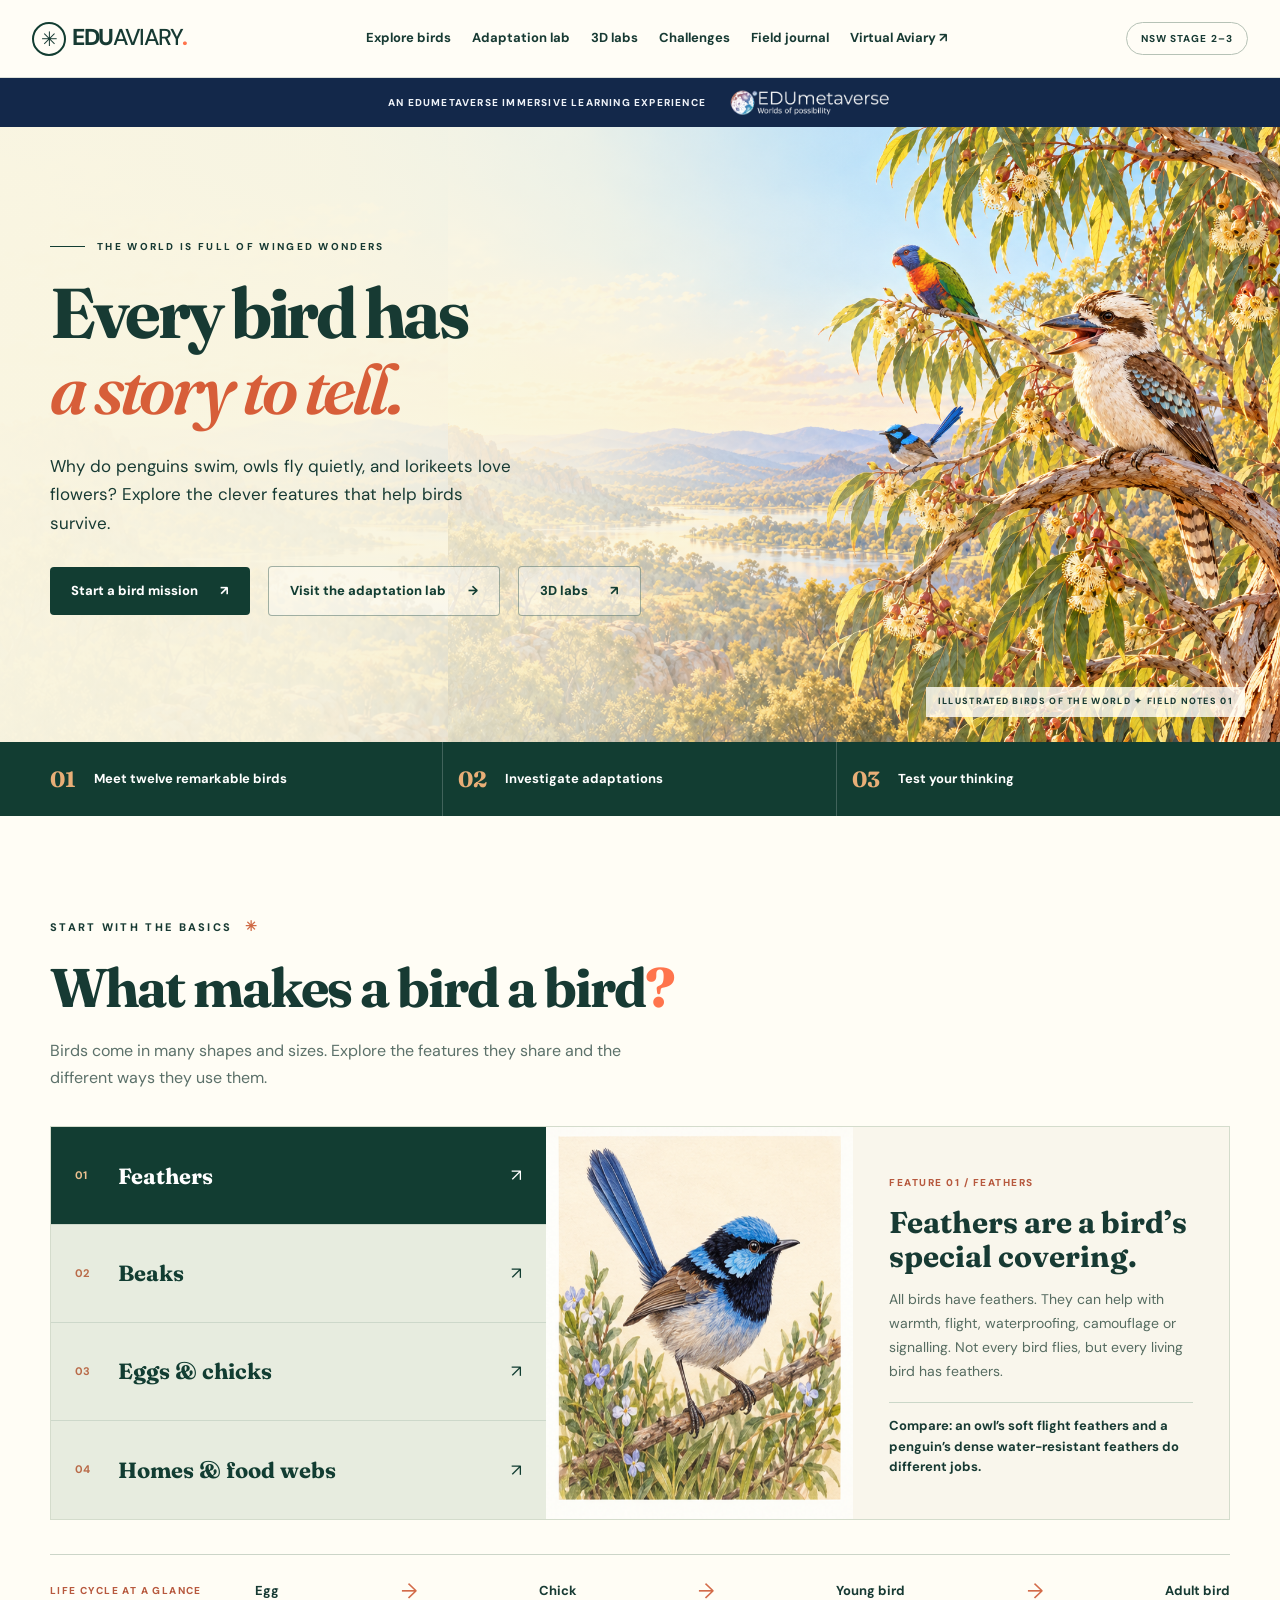
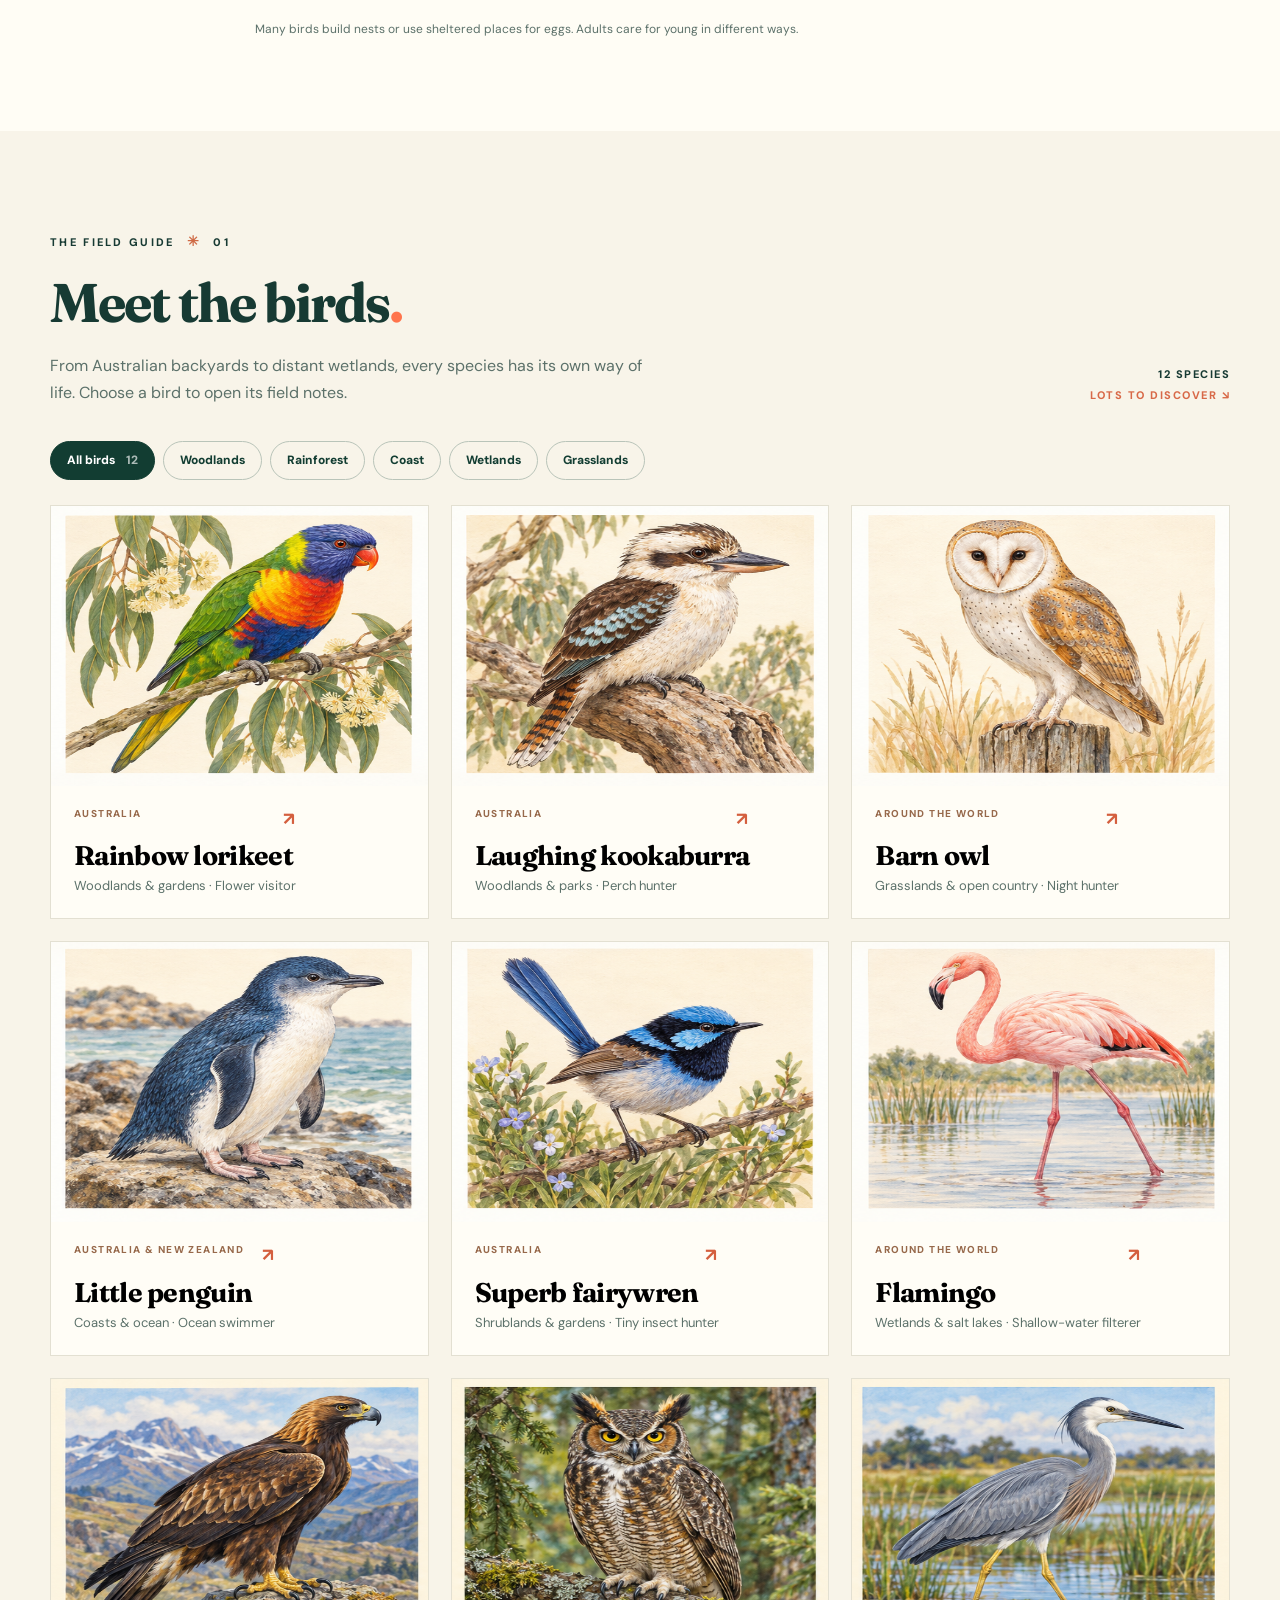
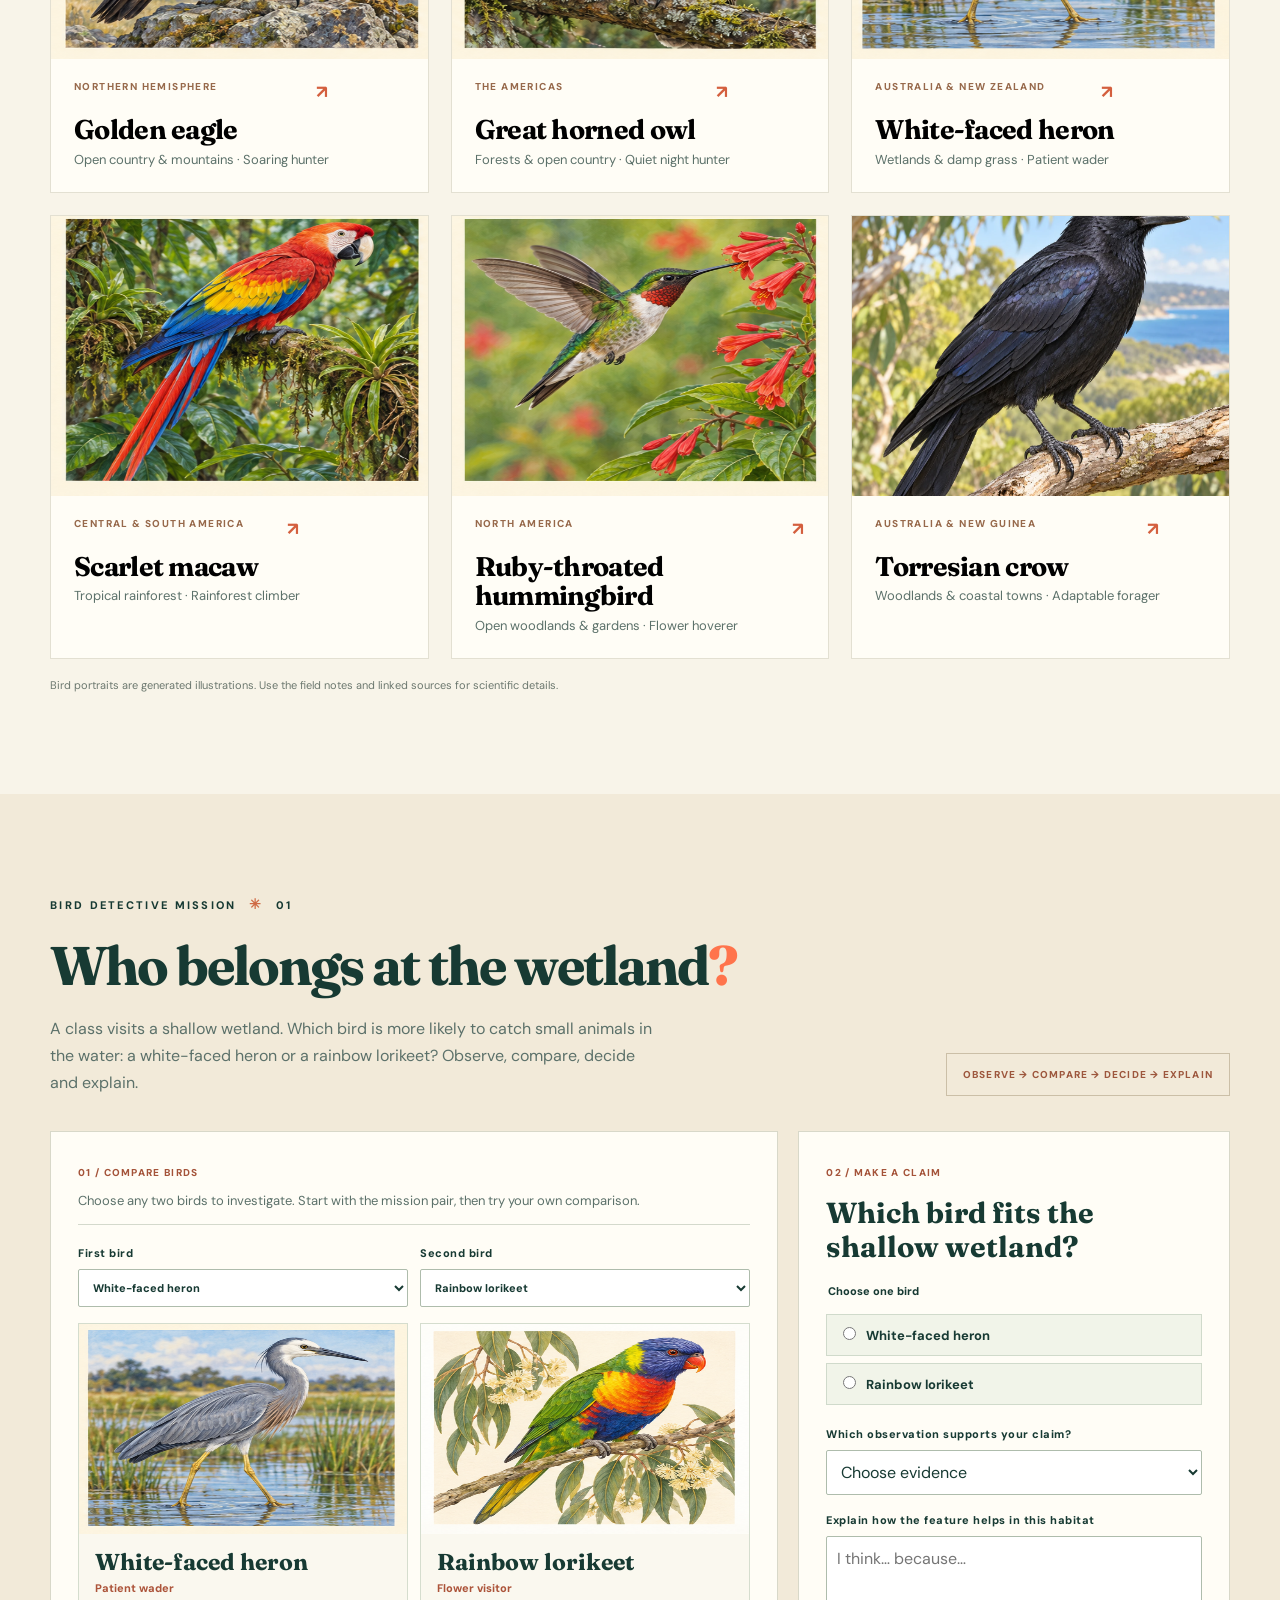
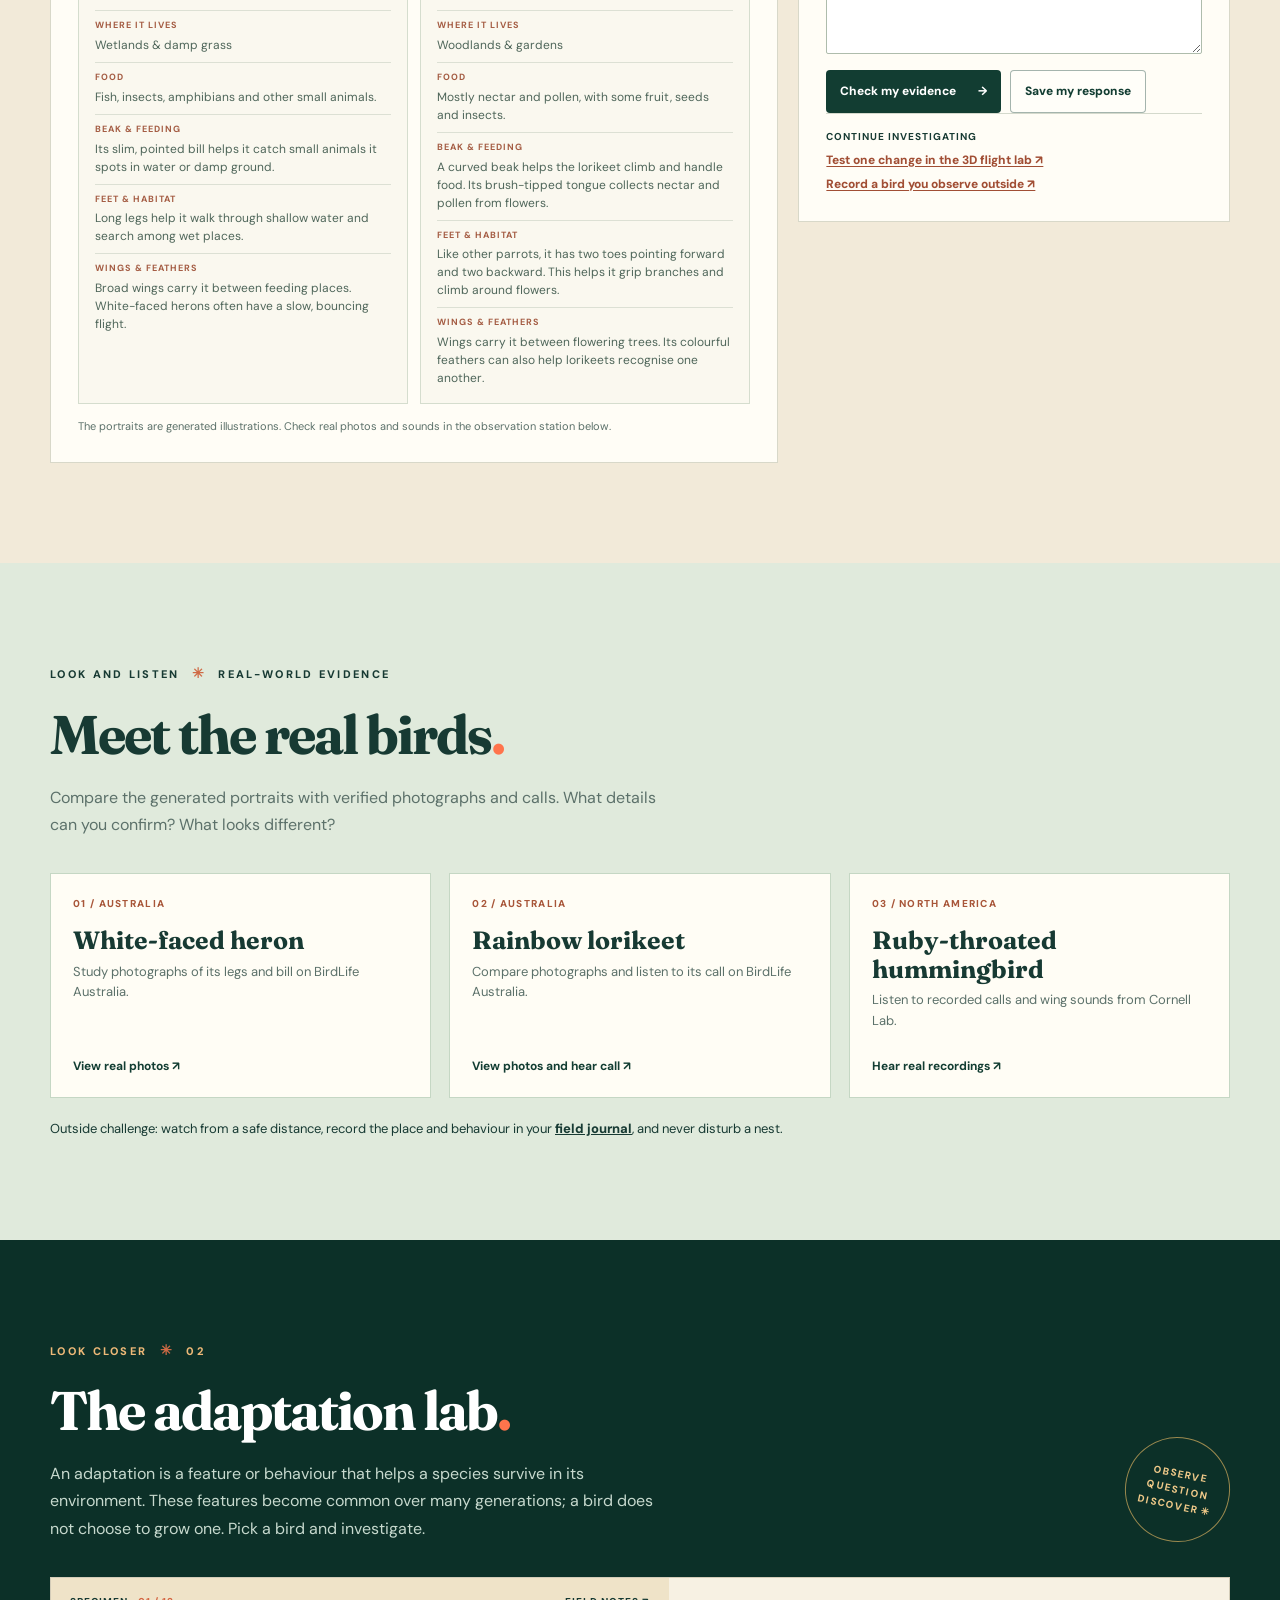
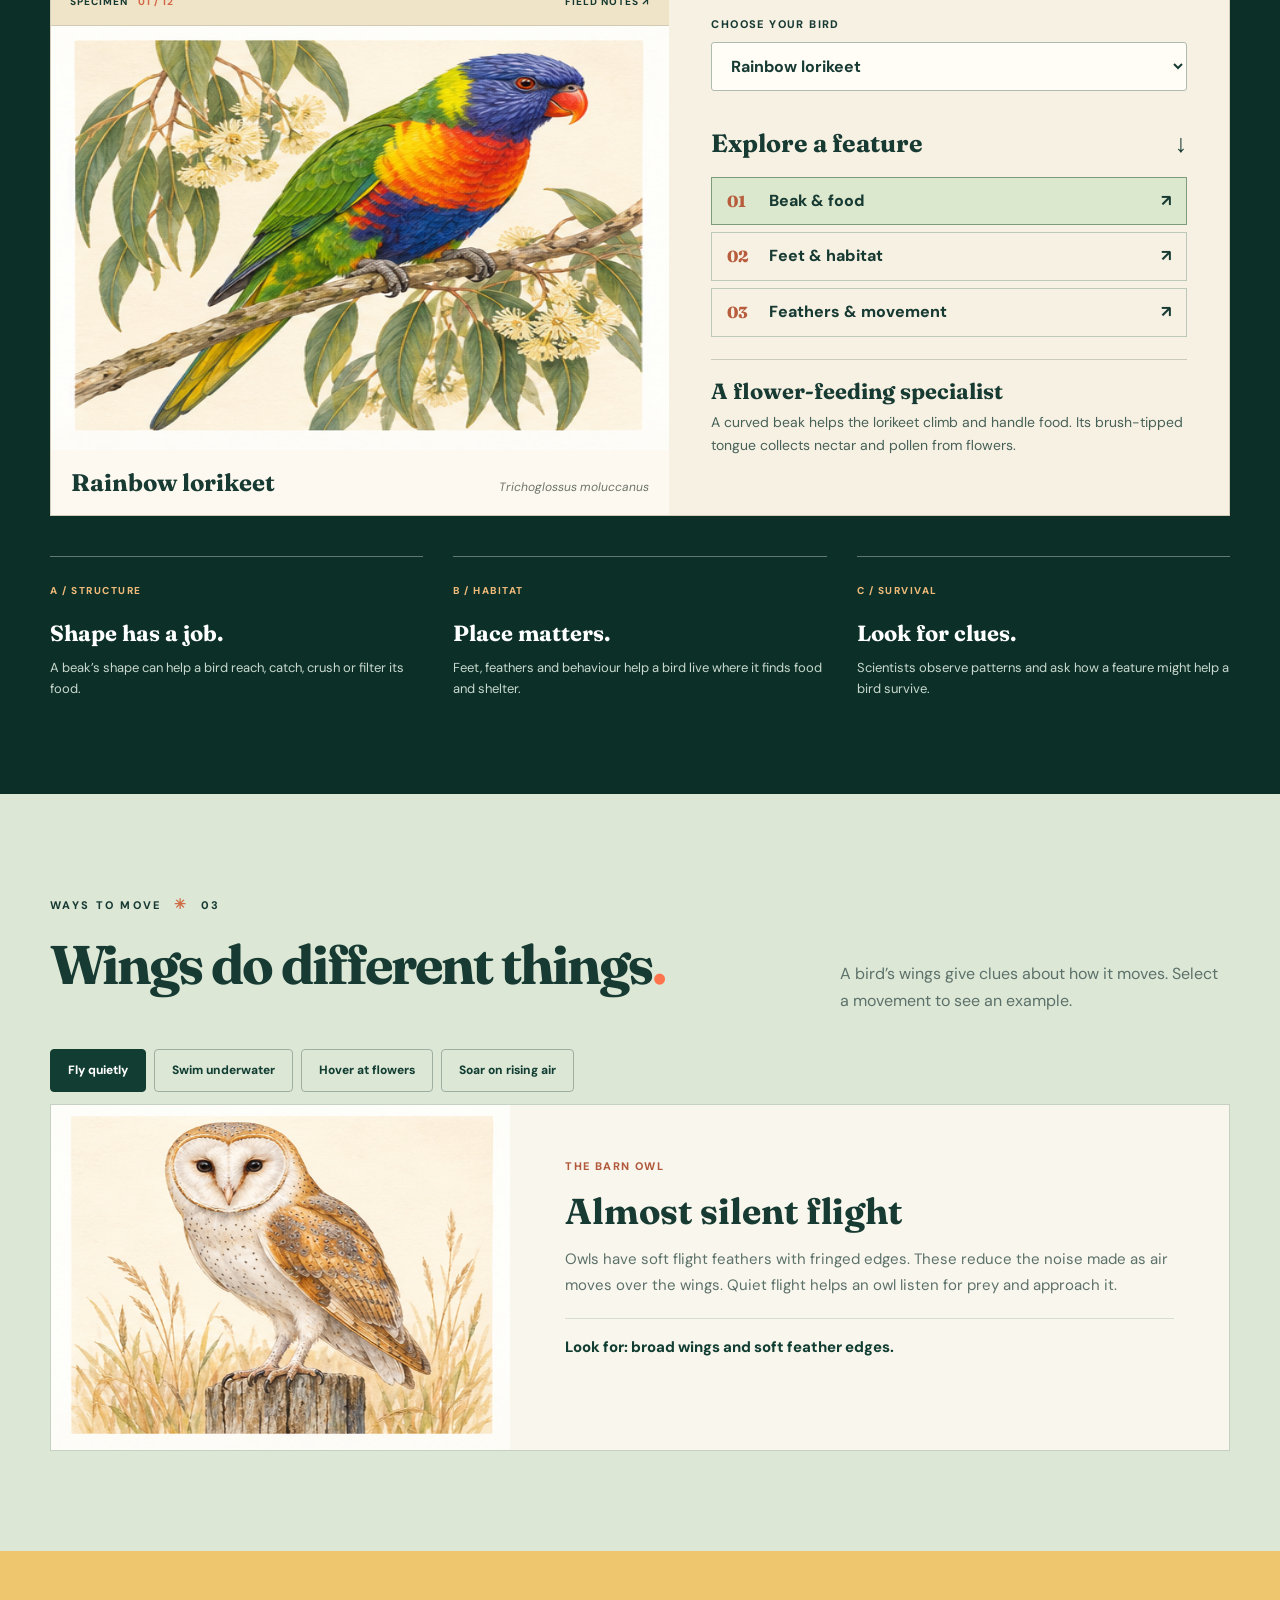
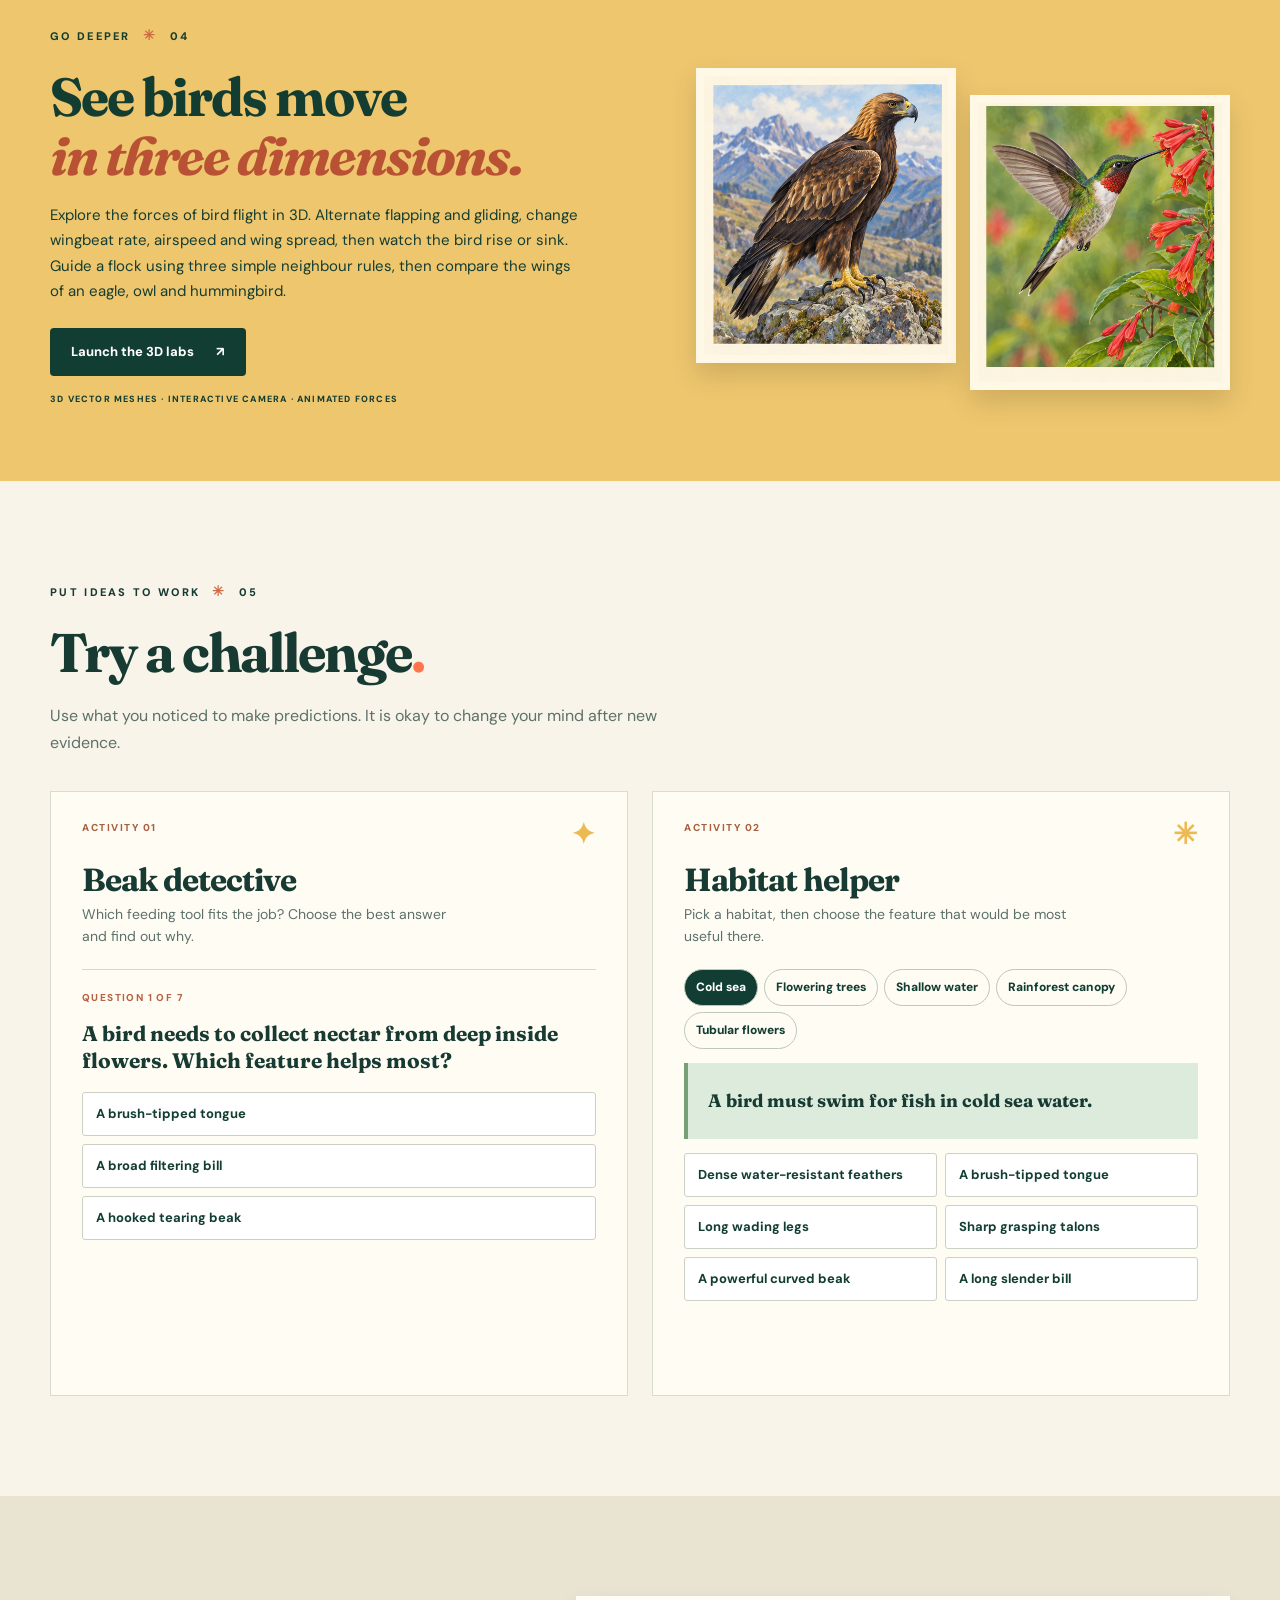
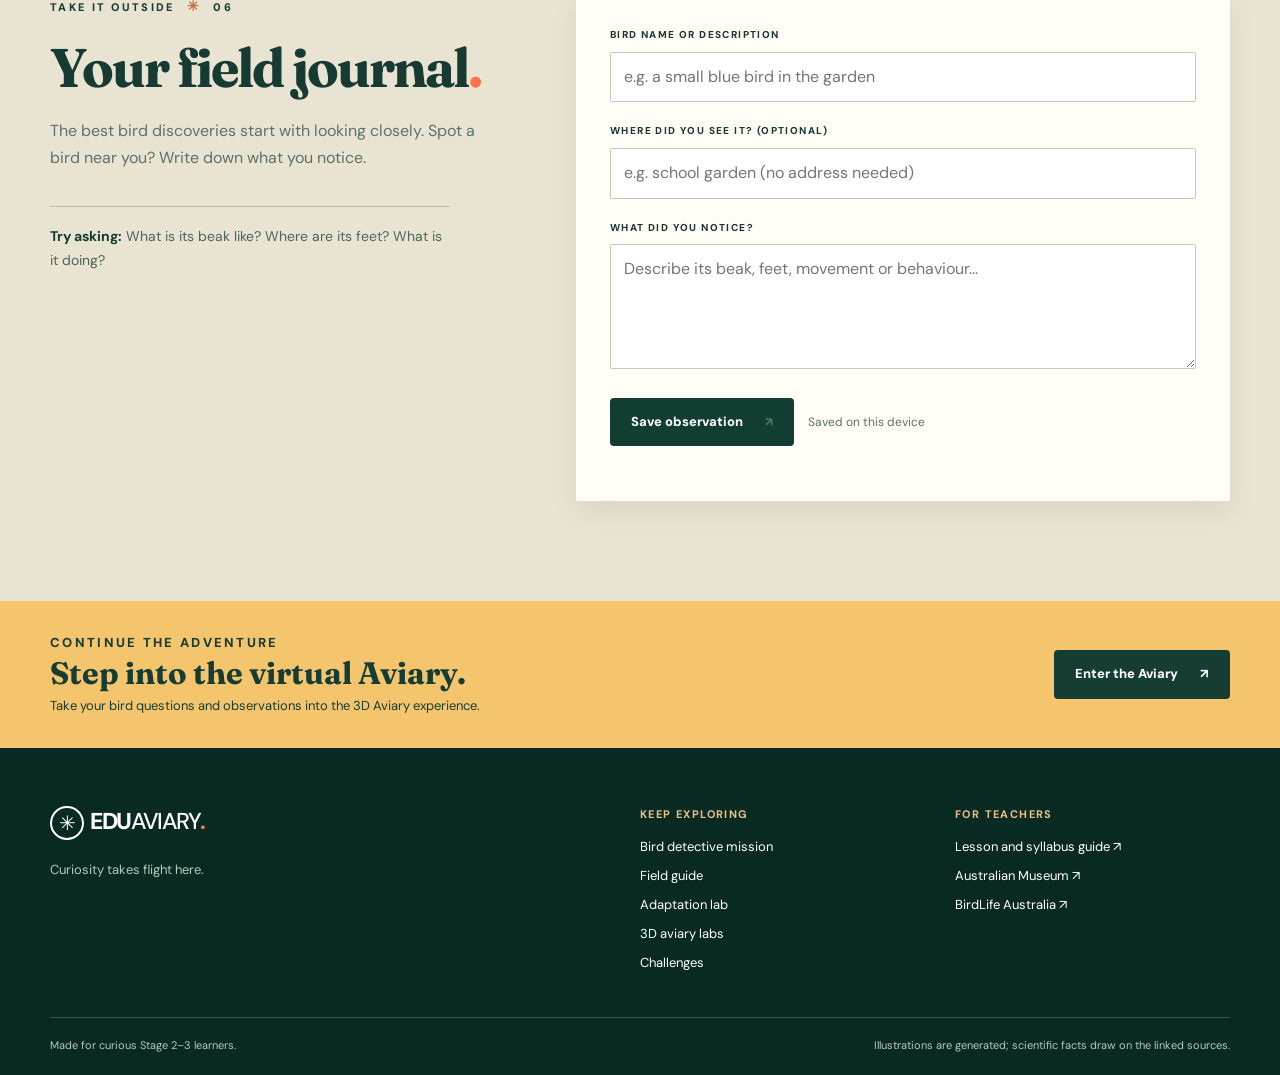
<file: index.html>
<!doctype html>
<html lang="en-AU">
<head>
  <meta charset="utf-8">
  <meta name="viewport" content="width=device-width, initial-scale=1">
  <meta name="theme-color" content="#123d32">
  <meta name="description" content="Explore birds, adaptations and habitats through an interactive field guide for NSW Stage 2 and 3 students.">
  <title>EDUAVIARY — Explore the wonderful world of birds</title>
  <link rel="stylesheet" href="styles.css?v=learning-1">
  <script src="app.js?v=learning-1" defer></script>
  <script src="learning.js?v=learning-1" defer></script>
</head>
<body>
  <a class="skip-link" href="#main">Skip to content</a>
  <header class="site-header">
    <div class="nav-wrap">
      <a class="brand" href="#top" aria-label="EDUAVIARY home"><span class="brand-mark" aria-hidden="true">✳</span> EDU<span>AVIARY</span><span class="brand-dot">.</span></a>
      <nav class="main-nav" aria-label="Main navigation">
        <a href="#explore">Explore birds</a>
        <a href="#adaptations">Adaptation lab</a>
        <a href="simulations.html">3D labs</a>
        <a href="#challenges">Challenges</a>
        <a href="#journal">Field journal</a>
        <a href="https://framevr.io/eduaviary2" target="_blank" rel="noopener noreferrer">Virtual Aviary ↗</a>
      </nav>
      <span class="stage-pill">NSW STAGE 2–3</span>
      <button class="menu-toggle" id="menuToggle" aria-label="Open menu" aria-expanded="false" aria-controls="mobileNav">☰</button>
    </div>
    <nav class="mobile-nav" id="mobileNav" aria-label="Mobile navigation" hidden>
      <a href="#explore">Explore birds</a><a href="#adaptations">Adaptation lab</a><a href="simulations.html">3D labs</a><a href="#challenges">Challenges</a><a href="#journal">Field journal</a><a href="https://framevr.io/eduaviary2" target="_blank" rel="noopener noreferrer">Virtual Aviary ↗</a>
    </nav>
  </header>
  <a class="edumetaverse-banner" href="https://edumetaverse.com.au/" target="_blank" rel="noopener noreferrer" aria-label="Visit EDUmetaverse"><span>An Edumetaverse Immersive Learning Experience</span><img src="assets/edumetaverse-logo.png" alt="EDUmetaverse — Worlds of possibility" width="1612" height="280"></a>

  <main id="main">
    <section class="hero" id="top" aria-labelledby="heroTitle">
      <div class="hero-image" role="img" aria-label="Illustration of a kookaburra, rainbow lorikeet and superb fairywren in Australian bushland"></div>
      <div class="hero-shade"></div>
      <div class="hero-content container">
        <div class="eyebrow hero-eyebrow"><span class="eyebrow-line"></span> THE WORLD IS FULL OF WINGED WONDERS</div>
        <h1 id="heroTitle">Every bird has<br><em>a story to tell.</em></h1>
        <p>Why do penguins swim, owls fly quietly, and lorikeets love flowers? Explore the clever features that help birds survive.</p>
        <div class="hero-actions"><a class="button button-primary" href="#mission">Start a bird mission <span aria-hidden="true">↗</span></a><a class="button button-ghost" href="#adaptations">Visit the adaptation lab <span aria-hidden="true">→</span></a><a class="button button-ghost" href="simulations.html">3D labs <span aria-hidden="true">↗</span></a></div>
      </div>
      <div class="hero-caption">ILLUSTRATED BIRDS OF THE WORLD <span aria-hidden="true">✦</span> FIELD NOTES 01</div>
    </section>

    <div class="quick-strip" aria-label="What you can do">
      <div class="container quick-grid">
        <div><span class="quick-number">01</span><span>Meet twelve remarkable birds</span></div>
        <div><span class="quick-number">02</span><span>Investigate adaptations</span></div>
        <div><span class="quick-number">03</span><span>Test your thinking</span></div>
      </div>
    </div>

    <section class="section basics-section" id="basics" aria-labelledby="basicsTitle"><div class="container"><div class="section-head"><div><p class="eyebrow">START WITH THE BASICS <span class="eyebrow-star">✳</span></p><h2 id="basicsTitle">What makes a bird a bird<span class="accent-dot">?</span></h2><p class="section-intro">Birds come in many shapes and sizes. Explore the features they share and the different ways they use them.</p></div></div><div class="basics-layout"><div class="basics-list" role="tablist" aria-label="Bird basics"><button type="button" role="tab" id="basicTab0" aria-controls="basicsPanel" aria-selected="true" data-basic="0"><span>01</span> Feathers <b>↗</b></button><button type="button" role="tab" id="basicTab1" aria-controls="basicsPanel" aria-selected="false" data-basic="1"><span>02</span> Beaks <b>↗</b></button><button type="button" role="tab" id="basicTab2" aria-controls="basicsPanel" aria-selected="false" data-basic="2"><span>03</span> Eggs & chicks <b>↗</b></button><button type="button" role="tab" id="basicTab3" aria-controls="basicsPanel" aria-selected="false" data-basic="3"><span>04</span> Homes & food webs <b>↗</b></button></div><div class="basics-panel" id="basicsPanel" role="tabpanel" aria-labelledby="basicTab0"></div></div><div class="lifecycle"><span>LIFE CYCLE AT A GLANCE</span><div><b>Egg</b><i>→</i><b>Chick</b><i>→</i><b>Young bird</b><i>→</i><b>Adult bird</b></div><p>Many birds build nests or use sheltered places for eggs. Adults care for young in different ways.</p></div></div></section>

    <section class="section explore-section" id="explore" aria-labelledby="exploreTitle">
      <div class="container">
        <div class="section-head">
          <div><p class="eyebrow">THE FIELD GUIDE <span class="eyebrow-star">✳</span> 01</p><h2 id="exploreTitle">Meet the birds<span class="accent-dot">.</span></h2><p class="section-intro">From Australian backyards to distant wetlands, every species has its own way of life. Choose a bird to open its field notes.</p></div>
          <div class="head-note">12 SPECIES<br><span>LOTS TO DISCOVER ↘</span></div>
        </div>
        <div class="filter-row" role="group" aria-label="Filter birds by habitat">
          <button class="filter active" type="button" data-filter="all" aria-pressed="true">All birds <span>12</span></button>
          <button class="filter" type="button" data-filter="woodland" aria-pressed="false">Woodlands</button>
          <button class="filter" type="button" data-filter="rainforest" aria-pressed="false">Rainforest</button>
          <button class="filter" type="button" data-filter="coast" aria-pressed="false">Coast</button>
          <button class="filter" type="button" data-filter="wetland" aria-pressed="false">Wetlands</button>
          <button class="filter" type="button" data-filter="grassland" aria-pressed="false">Grasslands</button>
        </div>
        <div class="bird-grid" id="birdGrid"></div>
        <p class="art-note">Bird portraits are generated illustrations. Use the field notes and linked sources for scientific details.</p>
      </div>
    </section>

    <section class="section mission-section" id="mission" aria-labelledby="missionTitle">
      <div class="container">
        <div class="section-head"><div><p class="eyebrow">BIRD DETECTIVE MISSION <span class="eyebrow-star">✳</span> 01</p><h2 id="missionTitle">Who belongs at the wetland<span class="accent-dot">?</span></h2><p class="section-intro">A class visits a shallow wetland. Which bird is more likely to catch small animals in the water: a white-faced heron or a rainbow lorikeet? Observe, compare, decide and explain.</p></div><div class="mission-progress" aria-label="Mission steps">OBSERVE → COMPARE → DECIDE → EXPLAIN</div></div>
        <div class="mission-grid">
          <div class="mission-compare">
            <div class="mission-panel-heading"><span>01 / COMPARE BIRDS</span><p>Choose any two birds to investigate. Start with the mission pair, then try your own comparison.</p></div>
            <div class="compare-pickers"><label for="compareA">First bird<select id="compareA"></select></label><label for="compareB">Second bird<select id="compareB"></select></label></div>
            <div class="compare-grid" id="compareGrid" aria-live="polite"></div>
            <p class="comparison-tip">The portraits are generated illustrations. Check real photos and sounds in the observation station below.</p>
          </div>
          <div class="mission-answer">
            <span class="mission-kicker">02 / MAKE A CLAIM</span>
            <h3>Which bird fits the shallow wetland?</h3>
            <fieldset class="mission-choice"><legend>Choose one bird</legend><label><input type="radio" name="wetlandBird" value="heron"> White-faced heron</label><label><input type="radio" name="wetlandBird" value="lorikeet"> Rainbow lorikeet</label></fieldset>
            <label class="mission-label" for="missionEvidence">Which observation supports your claim?</label>
            <select id="missionEvidence"><option value="">Choose evidence</option><option value="legs">Long legs and a pointed bill</option><option value="tongue">A brush-tipped tongue</option><option value="colour">Brightly coloured feathers</option></select>
            <label class="mission-label" for="missionReason">Explain how the feature helps in this habitat</label>
            <textarea id="missionReason" rows="4" maxlength="450" placeholder="I think… because…"></textarea>
            <div class="mission-actions"><button class="button button-primary" id="checkMission" type="button">Check my evidence <span aria-hidden="true">→</span></button><button class="button button-ghost" id="exportResponse" type="button">Save my response</button></div>
            <p id="missionFeedback" class="mission-feedback" role="status" aria-live="polite"></p>
            <div class="mission-next"><strong>Continue investigating</strong><a href="simulations.html#flight-evidence">Test one change in the 3D flight lab ↗</a><a href="#journal">Record a bird you observe outside ↗</a></div>
          </div>
        </div>
      </div>
    </section>

    <section class="section observation-section" id="observe" aria-labelledby="observeTitle"><div class="container"><div class="section-head"><div><p class="eyebrow">LOOK AND LISTEN <span class="eyebrow-star">✳</span> REAL-WORLD EVIDENCE</p><h2 id="observeTitle">Meet the real birds<span class="accent-dot">.</span></h2><p class="section-intro">Compare the generated portraits with verified photographs and calls. What details can you confirm? What looks different?</p></div></div><div class="observation-grid"><a href="https://birdlife.org.au/bird-profiles/white-faced-heron/" target="_blank" rel="noopener noreferrer"><span>01 / AUSTRALIA</span><h3>White-faced heron</h3><p>Study photographs of its legs and bill on BirdLife Australia.</p><strong>View real photos ↗</strong></a><a href="https://birdlife.org.au/bird-profiles/rainbow-lorikeet/" target="_blank" rel="noopener noreferrer"><span>02 / AUSTRALIA</span><h3>Rainbow lorikeet</h3><p>Compare photographs and listen to its call on BirdLife Australia.</p><strong>View photos and hear call ↗</strong></a><a href="https://www.allaboutbirds.org/guide/Ruby-throated_Hummingbird/sounds" target="_blank" rel="noopener noreferrer"><span>03 / NORTH AMERICA</span><h3>Ruby-throated hummingbird</h3><p>Listen to recorded calls and wing sounds from Cornell Lab.</p><strong>Hear real recordings ↗</strong></a></div><p class="observation-invite">Outside challenge: watch from a safe distance, record the place and behaviour in your <a href="#journal">field journal</a>, and never disturb a nest.</p></div></section>

    <section class="section adaptation-section" id="adaptations" aria-labelledby="adaptTitle">
      <div class="container">
        <div class="section-head light-head"><div><p class="eyebrow">LOOK CLOSER <span class="eyebrow-star">✳</span> 02</p><h2 id="adaptTitle">The adaptation lab<span class="accent-dot">.</span></h2><p class="section-intro">An adaptation is a feature or behaviour that helps a species survive in its environment. These features become common over many generations; a bird does not choose to grow one. Pick a bird and investigate.</p></div><span class="lab-stamp" aria-hidden="true">OBSERVE<br>QUESTION<br>DISCOVER ✳</span></div>
        <div class="lab-shell">
          <div class="lab-display"><div class="lab-display-top"><span>SPECIMEN <strong id="specimenNumber">01 / 12</strong></span><span>FIELD NOTES ↗</span></div><div class="lab-art bird-art" id="labArt" role="img"></div><div class="lab-bird-name"><span id="labCommon">Rainbow lorikeet</span><i id="labScientific">Trichoglossus moluccanus</i></div></div>
          <div class="lab-controls"><label class="input-label" for="birdSelect">CHOOSE YOUR BIRD</label><select id="birdSelect" aria-label="Choose a bird to investigate"></select><div class="feature-heading">Explore a feature <span aria-hidden="true">↓</span></div><div class="feature-buttons" role="group" aria-label="Bird features"><button type="button" class="feature-button active" data-feature="beak" aria-pressed="true"><span class="feature-icon">01</span><span>Beak & food</span><span>↗</span></button><button type="button" class="feature-button" data-feature="feet" aria-pressed="false"><span class="feature-icon">02</span><span>Feet & habitat</span><span>↗</span></button><button type="button" class="feature-button" data-feature="feathers" aria-pressed="false"><span class="feature-icon">03</span><span>Feathers & movement</span><span>↗</span></button></div><div class="feature-copy" id="featureCopy" aria-live="polite"></div></div>
        </div>
        <div class="concept-grid"><article><span class="concept-index">A / STRUCTURE</span><h3>Shape has a job.</h3><p>A beak’s shape can help a bird reach, catch, crush or filter its food.</p></article><article><span class="concept-index">B / HABITAT</span><h3>Place matters.</h3><p>Feet, feathers and behaviour help a bird live where it finds food and shelter.</p></article><article><span class="concept-index">C / SURVIVAL</span><h3>Look for clues.</h3><p>Scientists observe patterns and ask how a feature might help a bird survive.</p></article></div>
      </div>
    </section>

    <section class="section movement-section" aria-labelledby="movementTitle"><div class="container"><div class="section-head compact-head"><div><p class="eyebrow">WAYS TO MOVE <span class="eyebrow-star">✳</span> 03</p><h2 id="movementTitle">Wings do different things<span class="accent-dot">.</span></h2></div><p class="section-intro">A bird’s wings give clues about how it moves. Select a movement to see an example.</p></div><div class="movement-tabs" role="tablist" aria-label="Ways birds use wings"><button type="button" role="tab" id="moveTab0" aria-controls="movementPanel" aria-selected="true" data-move="0">Fly quietly</button><button type="button" role="tab" id="moveTab1" aria-controls="movementPanel" aria-selected="false" data-move="1">Swim underwater</button><button type="button" role="tab" id="moveTab2" aria-controls="movementPanel" aria-selected="false" data-move="2">Hover at flowers</button><button type="button" role="tab" id="moveTab3" aria-controls="movementPanel" aria-selected="false" data-move="3">Soar on rising air</button></div><div class="movement-panel" id="movementPanel" role="tabpanel" aria-labelledby="moveTab0"></div></div></section>

    <section class="sim-promo" aria-labelledby="simPromoTitle"><div class="container sim-promo-layout"><div class="sim-promo-copy"><p class="eyebrow">GO DEEPER <span class="eyebrow-star">✳</span> 04</p><h2 id="simPromoTitle">See birds move<br><em>in three dimensions.</em></h2><p>Explore the forces of bird flight in 3D. Alternate flapping and gliding, change wingbeat rate, airspeed and wing spread, then watch the bird rise or sink. Guide a flock using three simple neighbour rules, then compare the wings of an eagle, owl and hummingbird.</p><a class="button button-primary" href="simulations.html">Launch the 3D labs <span aria-hidden="true">↗</span></a><span class="sim-promo-note">3D VECTOR MESHES · INTERACTIVE CAMERA · ANIMATED FORCES</span></div><div class="sim-promo-art"><div class="bird-art" role="img" aria-label="Illustration of a golden eagle" style="background-image:url('assets/additional-birds.png');background-position:0% 0%"></div><div class="bird-art" role="img" aria-label="Illustration of a ruby-throated hummingbird" style="background-image:url('assets/additional-birds.png');background-position:50% 100%"></div></div></div></section>

    <section class="section challenge-section" id="challenges" aria-labelledby="challengeTitle"><div class="container"><div class="section-head"><div><p class="eyebrow">PUT IDEAS TO WORK <span class="eyebrow-star">✳</span> 05</p><h2 id="challengeTitle">Try a challenge<span class="accent-dot">.</span></h2><p class="section-intro">Use what you noticed to make predictions. It is okay to change your mind after new evidence.</p></div></div><div class="challenge-grid"><article class="challenge-card"><div class="challenge-card-top"><span>ACTIVITY 01</span><span class="challenge-symbol" aria-hidden="true">✦</span></div><h3>Beak detective</h3><p>Which feeding tool fits the job? Choose the best answer and find out why.</p><div class="quiz-box"><div class="quiz-progress" id="quizProgress">QUESTION 1 OF 7</div><h4 id="quizQuestion"></h4><div id="quizChoices" class="quiz-choices"></div><p id="quizFeedback" class="quiz-feedback" aria-live="polite"></p><button id="quizNext" type="button" class="text-button" hidden>Next question <span aria-hidden="true">→</span></button></div></article><article class="challenge-card habitat-card"><div class="challenge-card-top"><span>ACTIVITY 02</span><span class="challenge-symbol" aria-hidden="true">✳</span></div><h3>Habitat helper</h3><p>Pick a habitat, then choose the feature that would be most useful there.</p><div class="habitat-picker" role="group" aria-label="Choose a habitat"><button type="button" class="habitat-choice active" data-habitat="water" aria-pressed="true">Cold sea</button><button type="button" class="habitat-choice" data-habitat="flowers" aria-pressed="false">Flowering trees</button><button type="button" class="habitat-choice" data-habitat="shallows" aria-pressed="false">Shallow water</button><button type="button" class="habitat-choice" data-habitat="rainforest" aria-pressed="false">Rainforest canopy</button><button type="button" class="habitat-choice" data-habitat="tubular" aria-pressed="false">Tubular flowers</button></div><div class="habitat-scene" id="habitatScene"><span id="habitatPrompt"></span></div><div class="habitat-options" id="habitatOptions"></div><p id="habitatFeedback" class="habitat-feedback" aria-live="polite"></p></article></div></div></section>

    <section class="section journal-section" id="journal" aria-labelledby="journalTitle"><div class="container journal-layout"><div><p class="eyebrow">TAKE IT OUTSIDE <span class="eyebrow-star">✳</span> 06</p><h2 id="journalTitle">Your field journal<span class="accent-dot">.</span></h2><p class="section-intro">The best bird discoveries start with looking closely. Spot a bird near you? Write down what you notice.</p><div class="journal-tip"><strong>Try asking:</strong> What is its beak like? Where are its feet? What is it doing?</div></div><div class="journal-card"><label for="birdSeen">BIRD NAME OR DESCRIPTION</label><input id="birdSeen" type="text" maxlength="80" placeholder="e.g. a small blue bird in the garden"><label for="birdPlace">WHERE DID YOU SEE IT? (OPTIONAL)</label><input id="birdPlace" type="text" maxlength="80" placeholder="e.g. school garden (no address needed)"><label for="birdNote">WHAT DID YOU NOTICE?</label><textarea id="birdNote" maxlength="500" rows="4" placeholder="Describe its beak, feet, movement or behaviour..."></textarea><div class="journal-actions"><button type="button" class="button button-primary" id="saveNote">Save observation <span aria-hidden="true">↗</span></button><span>Saved on this device</span></div><p class="journal-status" id="journalStatus" role="status"></p><div class="saved-notes" id="savedNotes"></div></div></div></section>
    <section class="aviary-band" aria-labelledby="aviaryTitle"><div class="container aviary-inner"><div><p class="eyebrow">CONTINUE THE ADVENTURE</p><h2 id="aviaryTitle">Step into the virtual Aviary.</h2><p>Take your bird questions and observations into the 3D Aviary experience.</p></div><a class="button" href="https://framevr.io/eduaviary2" target="_blank" rel="noopener noreferrer">Enter the Aviary <span aria-hidden="true">↗</span></a></div></section>
  </main>

  <footer class="site-footer"><div class="container footer-grid"><div><div class="brand footer-brand"><span class="brand-mark" aria-hidden="true">✳</span> EDU<span>AVIARY</span><span class="brand-dot">.</span></div><p>Curiosity takes flight here.</p></div><div><strong>Keep exploring</strong><a href="#mission">Bird detective mission</a><a href="#explore">Field guide</a><a href="#adaptations">Adaptation lab</a><a href="simulations.html">3D aviary labs</a><a href="#challenges">Challenges</a></div><div><strong>For teachers</strong><a href="teacher.html">Lesson and syllabus guide ↗</a><a href="https://australian.museum/learn/animals/birds/" target="_blank" rel="noopener noreferrer">Australian Museum ↗</a><a href="https://birdlife.org.au/" target="_blank" rel="noopener noreferrer">BirdLife Australia ↗</a></div></div><div class="container footer-bottom"><span>Made for curious Stage 2–3 learners.</span><span>Illustrations are generated; scientific facts draw on the linked sources.</span></div></footer>

  <dialog id="birdDialog" class="bird-dialog" aria-labelledby="dialogTitle"><button type="button" class="dialog-close" id="closeDialog" aria-label="Close bird notes">×</button><div class="dialog-inner"><div class="dialog-art bird-art" id="dialogArt" role="img"></div><div class="dialog-content"><p class="eyebrow" id="dialogOrigin"></p><h2 id="dialogTitle"></h2><p class="dialog-scientific" id="dialogScientific"></p><p class="dialog-summary" id="dialogSummary"></p><div class="dialog-facts" id="dialogFacts"></div><p class="dialog-question" id="dialogQuestion"></p></div></div></dialog>
</body>
</html>
</file>
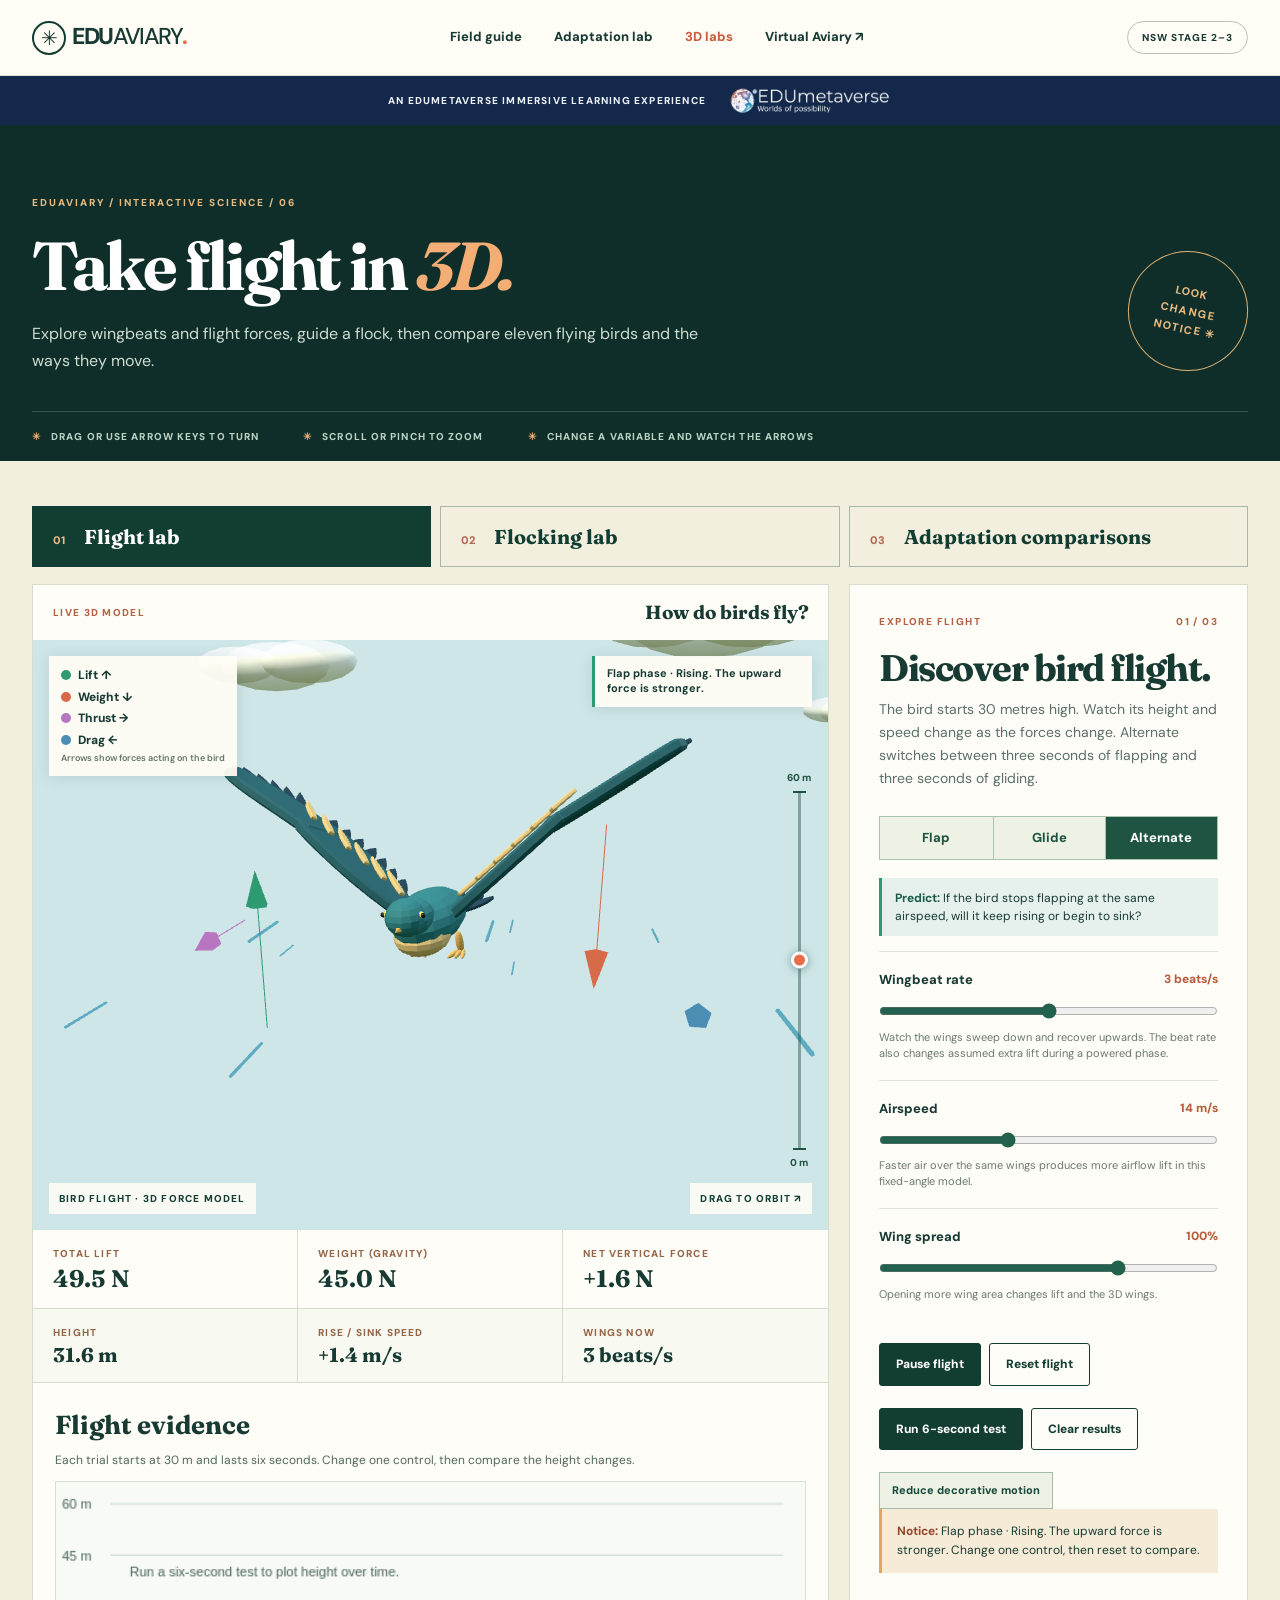
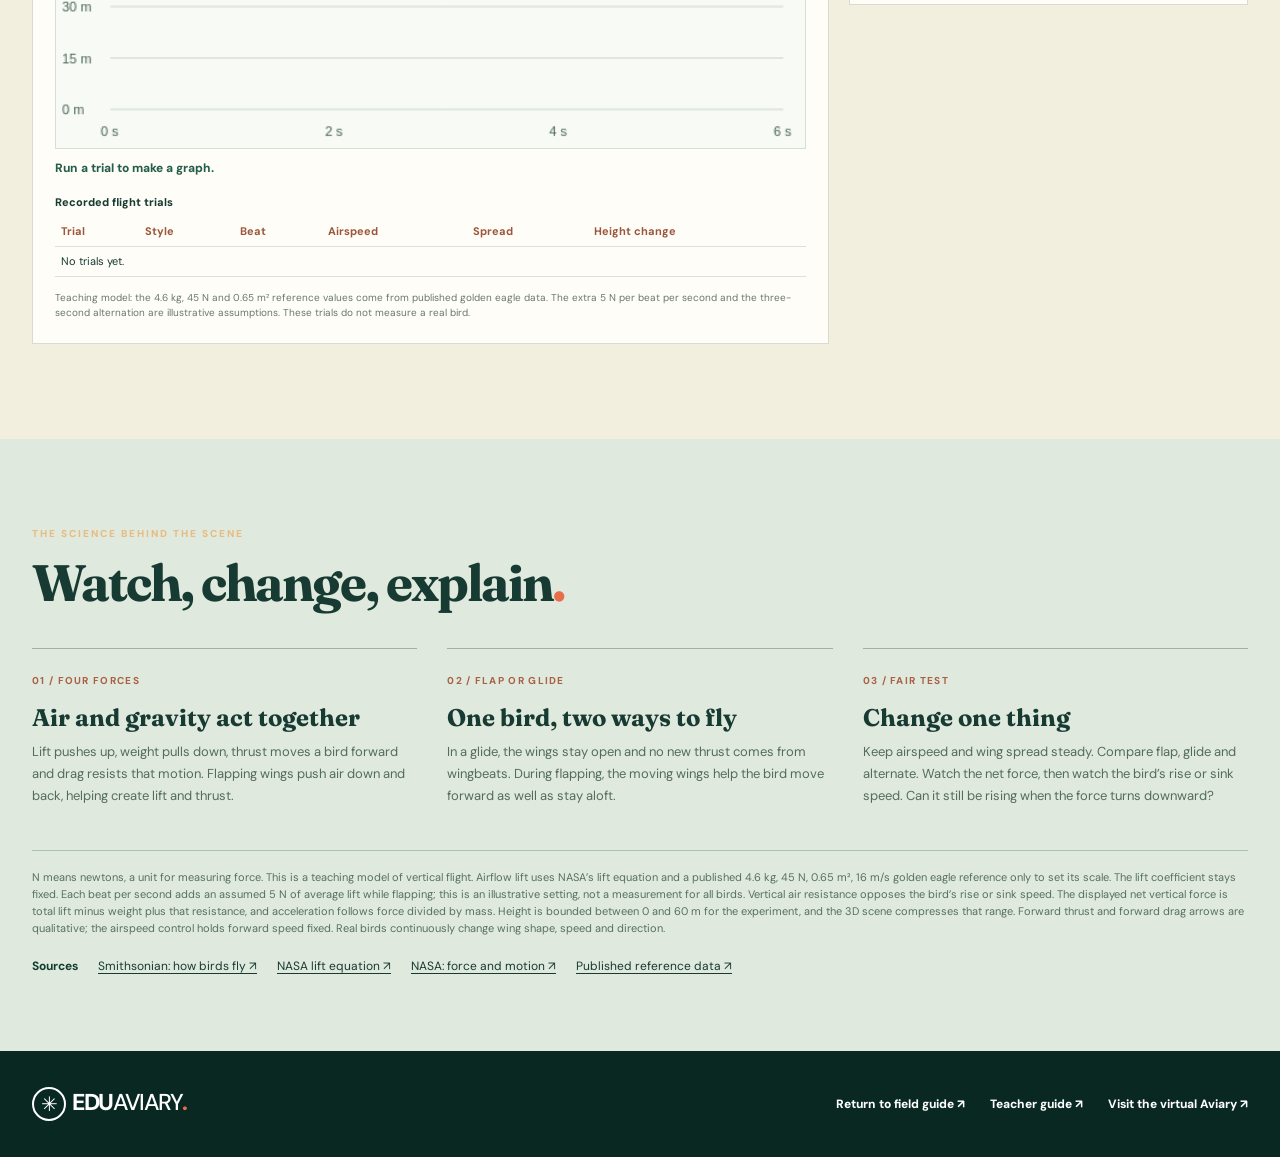
<file: simulations.html>
<!doctype html>
<html lang="en-AU">
<head>
  <meta charset="utf-8">
  <meta name="viewport" content="width=device-width, initial-scale=1">
  <meta name="theme-color" content="#102e29">
  <meta name="description" content="Explore how birds fly with a 3D model of wingbeats, gliding and the four forces of flight.">
  <title>3D Aviary Labs — EDUAVIARY</title>
  <link rel="stylesheet" href="simulations.css?v=wingbeats-1">
  <script type="module" src="simulations.js?v=wingbeats-2"></script>
</head>
<body>
  <a class="skip-link" href="#main">Skip to simulations</a>
  <header class="site-header"><div class="header-inner"><a class="brand" href="index.html"><span class="brand-mark" aria-hidden="true">✳</span> EDU<span>AVIARY</span><span class="brand-dot">.</span></a><nav aria-label="Main navigation"><a href="index.html#explore">Field guide</a><a href="index.html#adaptations">Adaptation lab</a><a href="simulations.html" aria-current="page">3D labs</a><a href="https://framevr.io/eduaviary2" target="_blank" rel="noopener noreferrer">Virtual Aviary ↗</a></nav><span class="stage-pill">NSW STAGE 2–3</span></div></header>
  <a class="edumetaverse-banner" href="https://edumetaverse.com.au/" target="_blank" rel="noopener noreferrer" aria-label="Visit EDUmetaverse"><span>An Edumetaverse Immersive Learning Experience</span><img src="assets/edumetaverse-logo.png" alt="EDUmetaverse — Worlds of possibility" width="1612" height="280"></a>
  <main id="main">
    <section class="intro"><div class="container"><p class="eyebrow">EDUAVIARY / INTERACTIVE SCIENCE / 06</p><div class="intro-row"><div><h1>Take flight in <em>3D.</em></h1><p>Explore wingbeats and flight forces, guide a flock, then compare eleven flying birds and the ways they move.</p></div><div class="intro-stamp" aria-hidden="true">LOOK<br>CHANGE<br>NOTICE ✳</div></div><div class="intro-meta"><span>DRAG OR USE ARROW KEYS TO TURN</span><span>SCROLL OR PINCH TO ZOOM</span><span>CHANGE A VARIABLE AND WATCH THE ARROWS</span></div></div></section>
    <section class="lab-section" aria-labelledby="labTitle"><div class="container">
      <div class="mode-tabs" role="tablist" aria-label="Choose a 3D lab"><button id="flightTab" type="button" role="tab" aria-controls="flightControls" aria-selected="true" data-mode="flight"><span>01</span> Flight lab</button><button id="flockTab" type="button" role="tab" aria-controls="flockControls" aria-selected="false" data-mode="flock"><span>02</span> Flocking lab</button><button id="compareTab" type="button" role="tab" aria-controls="compareControls" aria-selected="false" data-mode="compare"><span>03</span> Adaptation comparisons</button></div>
      <div class="lab-layout"><div class="stage-column"><div class="stage-top"><span>LIVE 3D MODEL</span><strong id="labTitle">How do birds fly?</strong></div><div class="sim-stage" id="simStage"><canvas id="simCanvas" tabindex="0" aria-label="Interactive 3D bird models and flight force arrows. Use left and right arrow keys to turn, up and down arrows to tilt, plus and minus to zoom."></canvas><div class="force-key" id="forceKey"><span><i class="lift-swatch"></i> Lift ↑</span><span><i class="weight-swatch"></i> Weight ↓</span><span><i class="thrust-swatch"></i> Thrust →</span><span><i class="drag-swatch"></i> Drag ←</span><small>Arrows show forces acting on the bird</small></div><div class="scene-callout" id="sceneCallout">Flap phase · rising. The upward force is stronger.</div><div class="altitude-meter" id="altitudeMeter" aria-hidden="true"><span>60 m</span><div class="altitude-track"><i id="altitudeMarker"></i></div><span>0 m</span></div><div class="compare-stage-labels" id="compareStageLabels" hidden><span id="compareLeftLabel">Golden eagle</span><span id="compareRightLabel">Ruby-throated hummingbird</span></div><div class="stage-label" id="stageLabel">BIRD FLIGHT · 3D FORCE MODEL</div><div class="stage-help">DRAG TO ORBIT <span aria-hidden="true">↗</span></div><div id="simError" class="sim-error" hidden>3D graphics are unavailable in this browser. Try a browser with WebGL enabled.</div></div>
        <div class="readout" id="flightReadout"><div><span>TOTAL LIFT</span><strong id="liftValue">49.5 N</strong></div><div><span>WEIGHT (GRAVITY)</span><strong id="weightValue">45.0 N</strong></div><div><span>NET VERTICAL FORCE</span><strong id="netValue">+4.5 N</strong></div></div>
        <div class="readout secondary-readout" id="flightExtra"><div><span>HEIGHT</span><strong id="heightValue">30.0 m</strong></div><div><span>RISE / SINK SPEED</span><strong id="verticalSpeedValue">+0.0 m/s</strong></div><div><span>WINGS NOW</span><strong id="beatValue">3 beats/s</strong></div></div>
        <section class="flight-evidence" id="flight-evidence" aria-labelledby="flightEvidenceTitle"><h2 id="flightEvidenceTitle">Flight evidence</h2><p>Each trial starts at 30 m and lasts six seconds. Change one control, then compare the height changes.</p><canvas id="flightChart" width="620" height="220" role="img" aria-label="Line graph of the latest six-second trial, with time on the horizontal axis and height on the vertical axis"></canvas><p id="trialStatus" role="status">Run a trial to make a graph.</p><div class="trial-table-wrap"><table id="trialTable"><caption>Recorded flight trials</caption><thead><tr><th scope="col">Trial</th><th scope="col">Style</th><th scope="col">Beat</th><th scope="col">Airspeed</th><th scope="col">Spread</th><th scope="col">Height change</th></tr></thead><tbody id="trialRows"><tr><td colspan="6">No trials yet.</td></tr></tbody></table></div><p class="trial-model-note">Teaching model: the 4.6 kg, 45 N and 0.65 m² reference values come from published golden eagle data. The extra 5 N per beat per second and the three-second alternation are illustrative assumptions. These trials do not measure a real bird.</p></section>
        <div class="readout" id="flockReadout" hidden><div><span>BIRDS</span><strong id="birdCountValue">16</strong></div><div><span>AVERAGE SPACING</span><strong id="spacingValue">—</strong></div><div><span>FLOCK SPEED</span><strong id="speedValue">—</strong></div></div>
      </div>
      <aside class="controls-column"><div class="controls-panel" id="flightControls"><div class="panel-kicker">EXPLORE FLIGHT <span>01 / 03</span></div><h2>Discover bird flight.</h2><p class="panel-intro">The bird starts 30 metres high. Watch its height and speed change as the forces change. Alternate switches between three seconds of flapping and three seconds of gliding.</p>
        <div class="flight-style" role="group" aria-label="Choose a flight style"><button type="button" id="flapButton" aria-pressed="false">Flap</button><button type="button" id="glideButton" aria-pressed="false">Glide</button><button type="button" id="alternateButton" aria-pressed="true">Alternate</button></div>
        <div class="investigate-prompt"><strong>Predict:</strong> If the bird stops flapping at the same airspeed, will it keep rising or begin to sink?</div>
        <div class="control"><div class="control-label"><label for="beatRate">Wingbeat rate</label><output id="beatRateOutput" for="beatRate">3 beats/s</output></div><input id="beatRate" type="range" min="1" max="5" step="1" value="3"><small>Watch the wings sweep down and recover upwards. The beat rate also changes assumed extra lift during a powered phase.</small></div>
        <div class="control"><div class="control-label"><label for="airspeed">Airspeed</label><output id="airspeedOutput" for="airspeed">14 m/s</output></div><input id="airspeed" type="range" min="8" max="24" step="1" value="14"><small>Faster air over the same wings produces more airflow lift in this fixed-angle model.</small></div>
        <div class="control"><div class="control-label"><label for="spread">Wing spread</label><output id="spreadOutput" for="spread">100%</output></div><input id="spread" type="range" min="50" max="120" step="5" value="100"><small>Opening more wing area changes lift and the 3D wings.</small></div>
        <div class="control-actions"><button type="button" class="primary-button" id="flightToggle">Pause flight</button><button type="button" class="secondary-button" id="flightReset">Reset flight</button></div><div class="control-actions"><button type="button" class="primary-button" id="trialStart">Run 6-second test</button><button type="button" class="secondary-button" id="trialClear">Clear results</button></div><button type="button" class="secondary-button motion-button" id="motionToggle" aria-pressed="false">Reduce decorative motion</button><div class="prediction"><strong>Notice:</strong> <span id="scenarioMode">Flap phase · rising. The upward force is stronger.</span> Change one control, then reset to compare.</div>
      </div>
      <div class="controls-panel" id="flockControls" hidden><div class="panel-kicker">EXPLORE FLOCKS <span>02 / 03</span></div><h2>Move as one.</h2><p class="panel-intro">Each 3D bird responds to its neighbours. Change the three rules and watch the flock form, spread or scatter. Spacing and speed are shown in model units.</p><div class="control"><div class="control-label"><label for="flockSize">Number of birds</label><output id="flockSizeOutput" for="flockSize">16</output></div><input id="flockSize" type="range" min="6" max="28" step="1" value="16"></div><div class="control"><div class="control-label"><label for="separation">Give space</label><output id="separationOutput" for="separation">1.4</output></div><input id="separation" type="range" min="0" max="3" step="0.1" value="1.4"><small>Birds steer away from neighbours that are too close.</small></div><div class="control"><div class="control-label"><label for="alignment">Match direction</label><output id="alignmentOutput" for="alignment">1.0</output></div><input id="alignment" type="range" min="0" max="3" step="0.1" value="1"><small>Birds turn towards the average heading nearby.</small></div><div class="control"><div class="control-label"><label for="cohesion">Stay together</label><output id="cohesionOutput" for="cohesion">0.8</output></div><input id="cohesion" type="range" min="0" max="3" step="0.1" value="0.8"><small>Birds steer towards the centre of their neighbours.</small></div><div class="control-actions"><button type="button" class="primary-button" id="flockToggle">Pause flock</button><button type="button" class="secondary-button" id="flockReset">Reset</button></div><div class="prediction"><strong>Try this:</strong> Turn one rule to zero. Which rule keeps the birds from crowding?</div></div>
      <div class="controls-panel" id="compareControls" hidden><div class="panel-kicker">COMPARE ADAPTATIONS <span>03 / 03</span></div><h2>Different wings, different jobs.</h2><p class="panel-intro">Select any two of the eleven flying birds. Choose a movement each bird can perform, then turn their 3D models to compare wing shape and motion.</p><div class="comparison-cards"><article><label class="compare-select-label" for="compareLeftSelect">BIRD A</label><select id="compareLeftSelect" aria-label="Choose first bird"></select><div class="compare-portrait" role="img" aria-label="Generated bird illustration" id="compareLeftPortrait"></div><h3 id="compareLeftName">Golden eagle</h3><p id="compareLeftFact"></p><p id="compareLeftWing" class="compare-wing"></p><div class="wingbeat-reading"><strong id="compareLeftBpm"></strong><span id="compareLeftEvidence"></span></div><a id="compareLeftBeatSource" class="compare-source" href="#" target="_blank" rel="noopener noreferrer">Wingbeat evidence ↗</a><div class="compare-modes" id="compareLeftModes" role="group" aria-label="Movement for first bird"></div><p class="compare-mode-note" id="compareLeftModeNote"></p><a id="compareLeftSource" class="compare-source" href="#" target="_blank" rel="noopener noreferrer">Check species source ↗</a></article><article><label class="compare-select-label" for="compareRightSelect">BIRD B</label><select id="compareRightSelect" aria-label="Choose second bird"></select><div class="compare-portrait" role="img" aria-label="Generated bird illustration" id="compareRightPortrait"></div><h3 id="compareRightName">Ruby-throated hummingbird</h3><p id="compareRightFact"></p><p id="compareRightWing" class="compare-wing"></p><div class="wingbeat-reading"><strong id="compareRightBpm"></strong><span id="compareRightEvidence"></span></div><a id="compareRightBeatSource" class="compare-source" href="#" target="_blank" rel="noopener noreferrer">Wingbeat evidence ↗</a><div class="compare-modes" id="compareRightModes" role="group" aria-label="Movement for second bird"></div><p class="compare-mode-note" id="compareRightModeNote"></p><a id="compareRightSource" class="compare-source" href="#" target="_blank" rel="noopener noreferrer">Check species source ↗</a></article></div><div class="prediction compare-question"><strong>Think:</strong> <span id="compareQuestion"></span></div><p class="compare-note">Wingbeat numbers are either reported for this species or clearly marked size-based estimates from published measurements of other birds. One beat is a complete downstroke and upstroke. The 3D wings play at one eighth of the listed rate so fast motion can be seen; soaring has zero beats. Wing shapes and sizes remain simplified. <a href="wingbeat-method.html">How were the rates chosen? ↗</a></p></div></aside></div>
    </div></section>
    <section class="explain"><div class="container"><p class="eyebrow">THE SCIENCE BEHIND THE SCENE</p><h2>Watch, change, explain<span>.</span></h2><div class="explain-grid"><article><b>01 / FOUR FORCES</b><h3>Air and gravity act together</h3><p>Lift pushes up, weight pulls down, thrust moves a bird forward and drag resists that motion. Flapping wings push air down and back, helping create lift and thrust.</p></article><article><b>02 / FLAP OR GLIDE</b><h3>One bird, two ways to fly</h3><p>In a glide, the wings stay open and no new thrust comes from wingbeats. During flapping, the moving wings help the bird move forward as well as stay aloft.</p></article><article><b>03 / FAIR TEST</b><h3>Change one thing</h3><p>Keep airspeed and wing spread steady. Compare flap, glide and alternate. Watch the net force, then watch the bird’s rise or sink speed. Can it still be rising when the force turns downward?</p></article></div><p class="model-note">N means newtons, a unit for measuring force. This is a teaching model of vertical flight. Airflow lift uses NASA’s lift equation and a published 4.6 kg, 45 N, 0.65 m², 16 m/s golden eagle reference only to set its scale. The lift coefficient stays fixed. Each beat per second adds an assumed 5 N of average lift while flapping; this is an illustrative setting, not a measurement for all birds. Vertical air resistance opposes the bird’s rise or sink speed. The displayed net vertical force is total lift minus weight plus that resistance, and acceleration follows force divided by mass. Height is bounded between 0 and 60 m for the experiment, and the 3D scene compresses that range. Forward thrust and forward drag arrows are qualitative; the airspeed control holds forward speed fixed. Real birds continuously change wing shape, speed and direction.</p><div class="source-links"><strong>Sources</strong><a href="https://howthingsfly.si.edu/ask-an-explainer/how-do-birds-fly" target="_blank" rel="noopener noreferrer">Smithsonian: how birds fly ↗</a><a href="https://www1.grc.nasa.gov/beginners-guide-to-aeronautics/lift-equation/" target="_blank" rel="noopener noreferrer">NASA lift equation ↗</a><a href="https://www.grc.nasa.gov/WWW/K-12/BGP/motion.html" target="_blank" rel="noopener noreferrer">NASA: force and motion ↗</a><a href="https://www.pnas.org/doi/10.1073/pnas.0702040104" target="_blank" rel="noopener noreferrer">Published reference data ↗</a></div></div></section>
  </main>
  <footer><div class="container footer-inner"><a class="brand" href="index.html"><span class="brand-mark" aria-hidden="true">✳</span> EDU<span>AVIARY</span><span class="brand-dot">.</span></a><div><a href="index.html">Return to field guide ↗</a><a href="teacher.html">Teacher guide ↗</a><a href="https://framevr.io/eduaviary2" target="_blank" rel="noopener noreferrer">Visit the virtual Aviary ↗</a></div></div></footer>
</body>
</html>
</file>
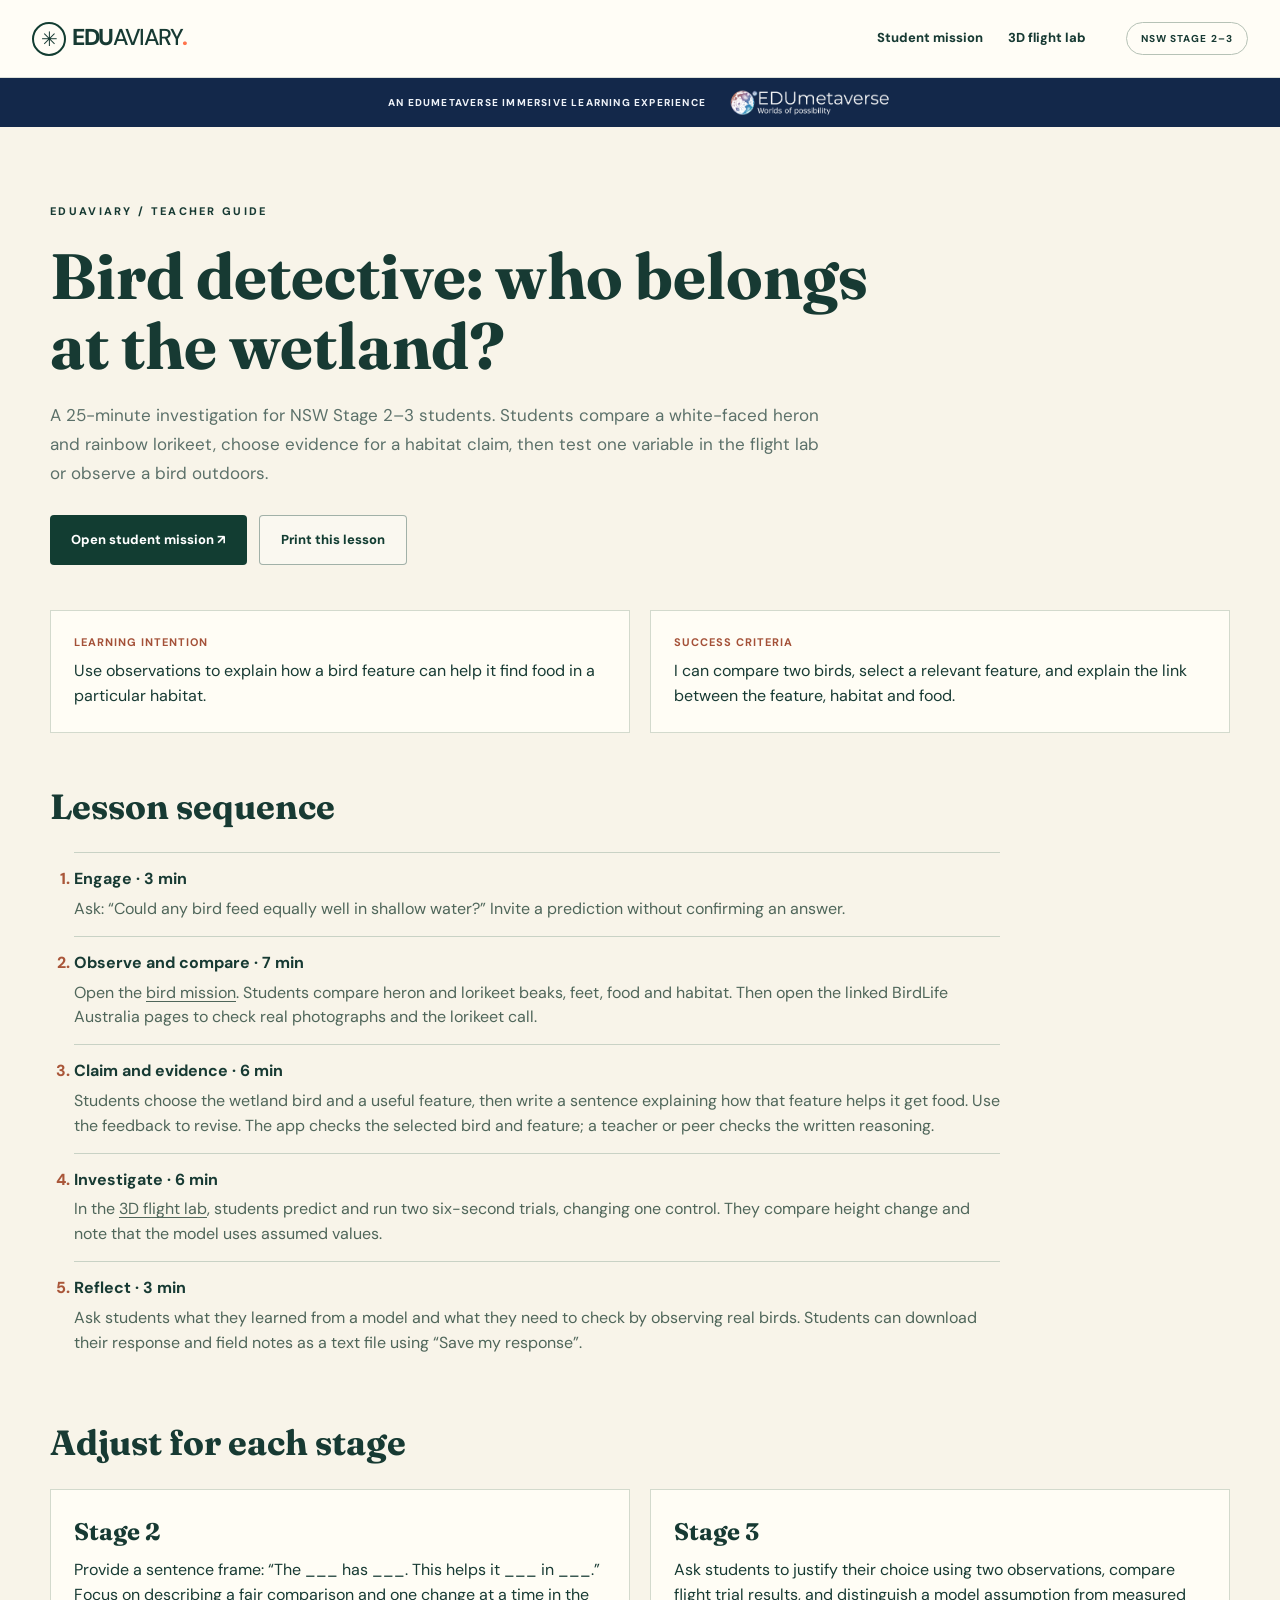
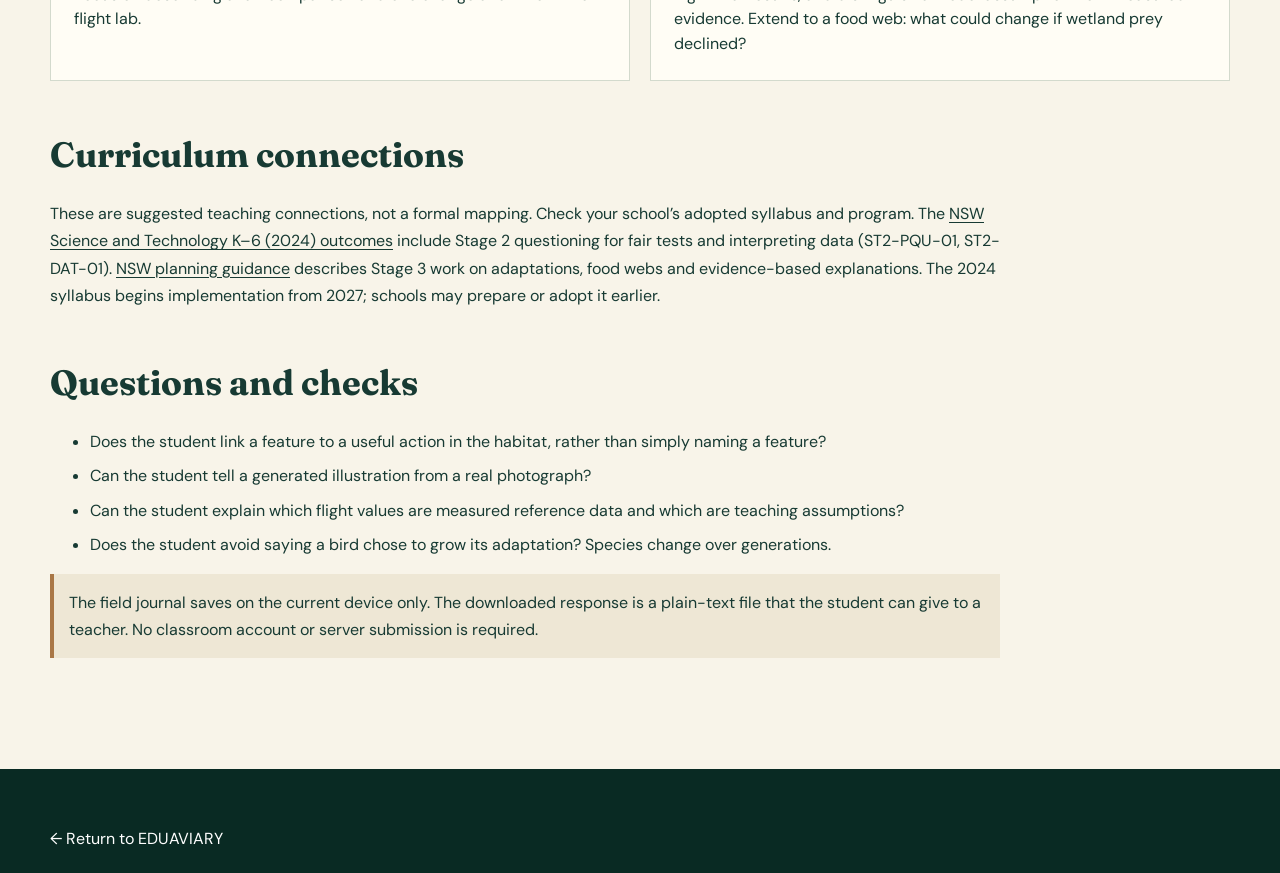
<file: teacher.html>
<!doctype html>
<html lang="en-AU">
<head>
  <meta charset="utf-8">
  <meta name="viewport" content="width=device-width, initial-scale=1">
  <meta name="theme-color" content="#123d32">
  <meta name="description" content="A printable EDUAVIARY bird investigation for NSW Stage 2 and 3 teachers.">
  <title>Teacher guide — EDUAVIARY</title>
  <link rel="stylesheet" href="styles.css?v=learning-1">
</head>
<body class="teacher-page">
  <a class="skip-link" href="#main">Skip to lesson</a>
  <header class="site-header"><div class="nav-wrap"><a class="brand" href="index.html" aria-label="EDUAVIARY home"><span class="brand-mark" aria-hidden="true">✳</span> EDU<span>AVIARY</span><span class="brand-dot">.</span></a><nav class="teacher-nav" aria-label="Teacher guide navigation"><a href="index.html#mission">Student mission</a><a href="simulations.html#flight-evidence">3D flight lab</a></nav><span class="stage-pill">NSW STAGE 2–3</span></div></header>
  <a class="edumetaverse-banner" href="https://edumetaverse.com.au/" target="_blank" rel="noopener noreferrer" aria-label="Visit EDUmetaverse"><span>An Edumetaverse Immersive Learning Experience</span><img src="assets/edumetaverse-logo.png" alt="EDUmetaverse — Worlds of possibility" width="1612" height="280"></a>
  <main id="main" class="teacher-main"><div class="container">
    <p class="eyebrow">EDUAVIARY / TEACHER GUIDE</p>
    <h1>Bird detective: who belongs at the wetland?</h1>
    <p class="teacher-lead">A 25-minute investigation for NSW Stage 2–3 students. Students compare a white-faced heron and rainbow lorikeet, choose evidence for a habitat claim, then test one variable in the flight lab or observe a bird outdoors.</p>
    <div class="teacher-actions"><a class="button button-primary" href="index.html#mission">Open student mission ↗</a><button class="button button-ghost" type="button" id="printGuide">Print this lesson</button></div>
    <div class="teacher-summary"><div><strong>Learning intention</strong><p>Use observations to explain how a bird feature can help it find food in a particular habitat.</p></div><div><strong>Success criteria</strong><p>I can compare two birds, select a relevant feature, and explain the link between the feature, habitat and food.</p></div></div>
    <h2>Lesson sequence</h2>
    <ol class="lesson-steps"><li><strong>Engage · 3 min</strong><p>Ask: “Could any bird feed equally well in shallow water?” Invite a prediction without confirming an answer.</p></li><li><strong>Observe and compare · 7 min</strong><p>Open the <a href="index.html#mission">bird mission</a>. Students compare heron and lorikeet beaks, feet, food and habitat. Then open the linked BirdLife Australia pages to check real photographs and the lorikeet call.</p></li><li><strong>Claim and evidence · 6 min</strong><p>Students choose the wetland bird and a useful feature, then write a sentence explaining how that feature helps it get food. Use the feedback to revise. The app checks the selected bird and feature; a teacher or peer checks the written reasoning.</p></li><li><strong>Investigate · 6 min</strong><p>In the <a href="simulations.html#flight-evidence">3D flight lab</a>, students predict and run two six-second trials, changing one control. They compare height change and note that the model uses assumed values.</p></li><li><strong>Reflect · 3 min</strong><p>Ask students what they learned from a model and what they need to check by observing real birds. Students can download their response and field notes as a text file using “Save my response”.</p></li></ol>
    <h2>Adjust for each stage</h2>
    <div class="teacher-two"><article><h3>Stage 2</h3><p>Provide a sentence frame: “The ___ has ___. This helps it ___ in ___.” Focus on describing a fair comparison and one change at a time in the flight lab.</p></article><article><h3>Stage 3</h3><p>Ask students to justify their choice using two observations, compare flight trial results, and distinguish a model assumption from measured evidence. Extend to a food web: what could change if wetland prey declined?</p></article></div>
    <h2>Curriculum connections</h2>
    <p>These are suggested teaching connections, not a formal mapping. Check your school’s adopted syllabus and program. The <a href="https://curriculum.nsw.edu.au/learning-areas/science/science-and-technology-k-6-2024/outcomes" target="_blank" rel="noopener noreferrer">NSW Science and Technology K–6 (2024) outcomes</a> include Stage 2 questioning for fair tests and interpreting data (ST2-PQU-01, ST2-DAT-01). <a href="https://education.nsw.gov.au/teaching-and-learning/curriculum/science/planning-programming-and-assessing-science-k-6.html" target="_blank" rel="noopener noreferrer">NSW planning guidance</a> describes Stage 3 work on adaptations, food webs and evidence-based explanations. The 2024 syllabus begins implementation from 2027; schools may prepare or adopt it earlier.</p>
    <h2>Questions and checks</h2>
    <ul class="teacher-checks"><li>Does the student link a feature to a useful action in the habitat, rather than simply naming a feature?</li><li>Can the student tell a generated illustration from a real photograph?</li><li>Can the student explain which flight values are measured reference data and which are teaching assumptions?</li><li>Does the student avoid saying a bird chose to grow its adaptation? Species change over generations.</li></ul>
    <p class="teacher-note">The field journal saves on the current device only. The downloaded response is a plain-text file that the student can give to a teacher. No classroom account or server submission is required.</p>
  </div></main>
  <footer class="site-footer"><div class="container"><a href="index.html">← Return to EDUAVIARY</a></div></footer>
  <script>document.querySelector('#printGuide').addEventListener('click', () => window.print());</script>
</body>
</html>
</file>
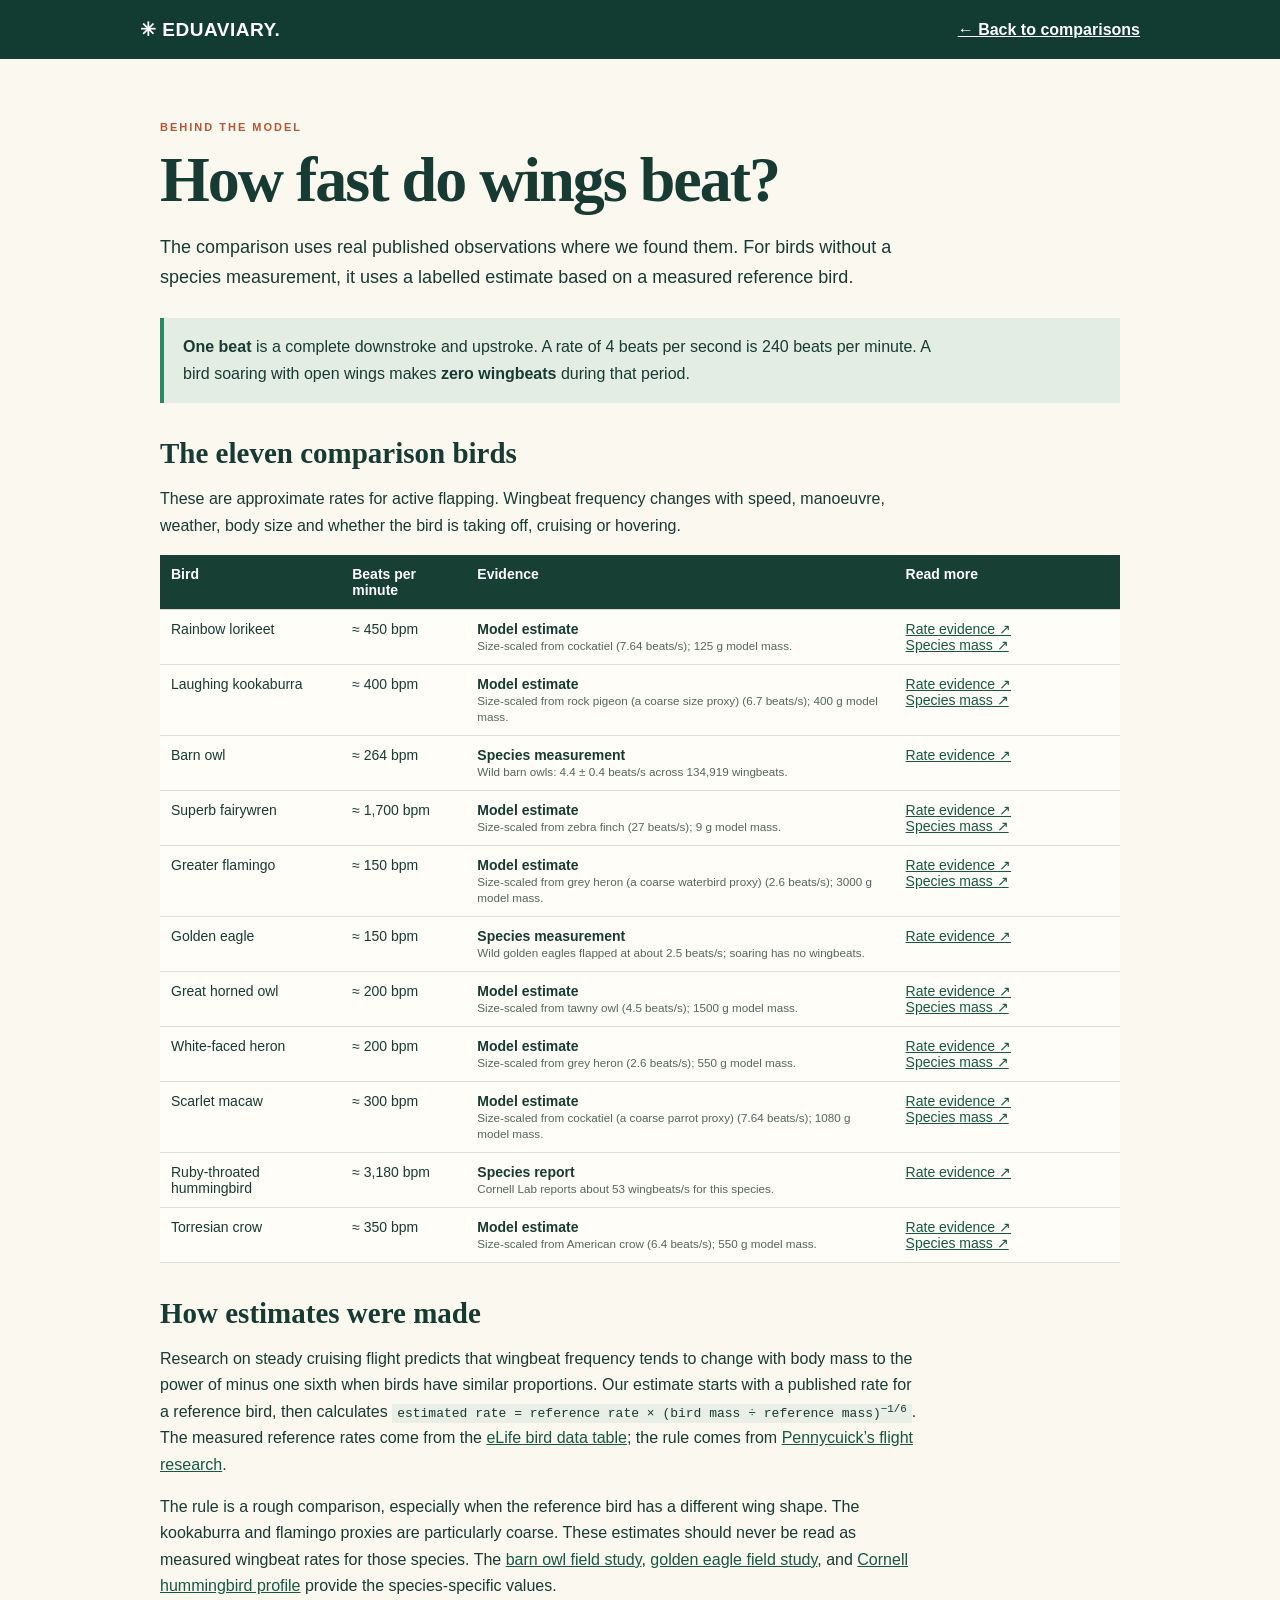
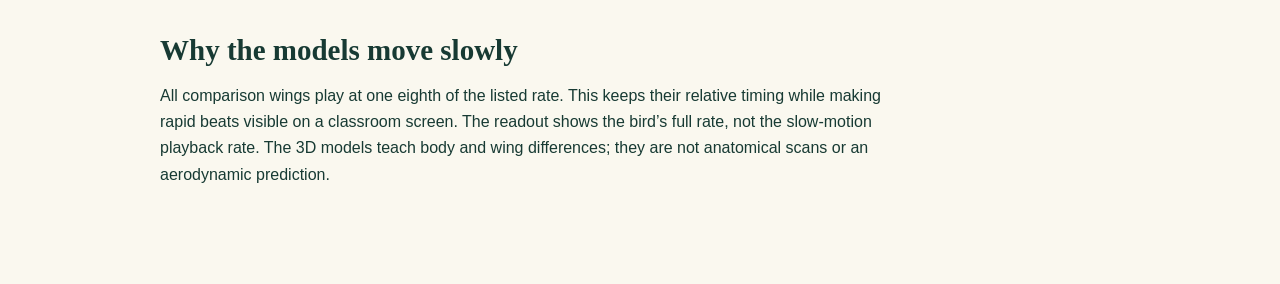
<file: wingbeat-method.html>
<!doctype html>
<html lang="en-AU">
<head>
  <meta charset="utf-8">
  <meta name="viewport" content="width=device-width, initial-scale=1">
  <title>How we model wingbeats — EDUAVIARY</title>
  <meta name="description" content="Sources and limits for the EDUAVIARY bird wingbeat comparison.">
  <style>
    :root{font-family:Arial,sans-serif;color:#173a33;background:#faf8ef}*{box-sizing:border-box}body{margin:0}a{color:#165842}a:focus-visible{outline:3px solid #d7653e;outline-offset:3px}.top{background:#123b32;color:white;padding:18px max(20px,calc((100vw - 1000px)/2));display:flex;justify-content:space-between;gap:18px;align-items:center}.top a{color:white;font-weight:700}.top .brand{font-size:19px;text-decoration:none;letter-spacing:.5px}main{max-width:1000px;margin:auto;padding:48px 20px 80px}.eyebrow{font-size:11px;letter-spacing:2px;font-weight:800;color:#b55534;text-transform:uppercase}h1{font-family:Georgia,serif;font-size:clamp(38px,6vw,64px);line-height:1.03;letter-spacing:-2px;margin:10px 0 20px}h2{font-family:Georgia,serif;font-size:29px;margin:34px 0 12px}p{line-height:1.65;max-width:760px}.intro{font-size:18px}.callout{background:#e4ede3;border-left:4px solid #2d8561;padding:16px 19px;margin:26px 0}.callout p{margin:0}table{width:100%;border-collapse:collapse;background:#fffdf7;font-size:14px}th,td{padding:11px;text-align:left;vertical-align:top;border-bottom:1px solid #d9dfd3}th{background:#173f34;color:#fff}td strong{display:block}td small{color:#52675c}td a{display:inline-block;margin-right:10px}code{background:#e9eee6;padding:2px 5px}ul{line-height:1.65;padding-left:23px}@media(max-width:650px){table{font-size:12px}th,td{padding:7px 5px}.top{padding:14px 18px}}
  </style>
  <script type="module">
    import {wingbeats,displayBpm,scalingSource} from './wingbeat-data.js';
    const names={lorikeet:'Rainbow lorikeet',kookaburra:'Laughing kookaburra',owl:'Barn owl',fairywren:'Superb fairywren',flamingo:'Greater flamingo',eagle:'Golden eagle','horned-owl':'Great horned owl',heron:'White-faced heron',macaw:'Scarlet macaw',hummingbird:'Ruby-throated hummingbird',crow:'Torresian crow'};
    const tbody=document.querySelector('#rates');
    for(const [key,data] of Object.entries(wingbeats)){
      const row=document.createElement('tr');
      const bird=document.createElement('td');bird.textContent=names[key];
      const rate=document.createElement('td');
      rate.textContent=`≈ ${displayBpm(data).toLocaleString()} bpm`;
      const basis=document.createElement('td');
      const type=document.createElement('strong');type.textContent=data.kind==='estimate'?'Model estimate':data.kind==='reported'?'Species report':'Species measurement';
      const detail=document.createElement('small');detail.textContent=data.basis;
      basis.append(type,detail);
      const source=document.createElement('td');
      const study=document.createElement('a');study.href=data.source;study.target='_blank';study.rel='noopener noreferrer';study.textContent='Rate evidence ↗';source.append(study);
      if(data.massSource){const mass=document.createElement('a');mass.href=data.massSource;mass.target='_blank';mass.rel='noopener noreferrer';mass.textContent='Species mass ↗';source.append(mass)}
      row.append(bird,rate,basis,source);tbody.append(row);
    }
    document.querySelector('#scaling').href=scalingSource;
  </script>
</head>
<body>
  <header class="top"><a class="brand" href="index.html">✳ EDUAVIARY.</a><a href="simulations.html?lab=compare">← Back to comparisons</a></header>
  <main>
    <p class="eyebrow">Behind the model</p>
    <h1>How fast do wings beat?</h1>
    <p class="intro">The comparison uses real published observations where we found them. For birds without a species measurement, it uses a labelled estimate based on a measured reference bird.</p>
    <div class="callout"><p><strong>One beat</strong> is a complete downstroke and upstroke. A rate of 4 beats per second is 240 beats per minute. A bird soaring with open wings makes <strong>zero wingbeats</strong> during that period.</p></div>
    <h2>The eleven comparison birds</h2>
    <p>These are approximate rates for active flapping. Wingbeat frequency changes with speed, manoeuvre, weather, body size and whether the bird is taking off, cruising or hovering.</p>
    <div style="overflow-x:auto"><table><thead><tr><th>Bird</th><th>Beats per minute</th><th>Evidence</th><th>Read more</th></tr></thead><tbody id="rates"></tbody></table></div>
    <noscript><p>Enable JavaScript to see the values. The evidence links remain available in the 3D lab.</p></noscript>
    <h2>How estimates were made</h2>
    <p>Research on steady cruising flight predicts that wingbeat frequency tends to change with body mass to the power of minus one sixth when birds have similar proportions. Our estimate starts with a published rate for a reference bird, then calculates <code>estimated rate = reference rate × (bird mass ÷ reference mass)<sup>−1/6</sup></code>. The measured reference rates come from the <a href="https://cdn.elifesciences.org/articles/89968/elife-89968-supp3-v1.pdf" target="_blank" rel="noopener noreferrer">eLife bird data table</a>; the rule comes from <a id="scaling" href="https://journals.biologists.com/jeb/article/199/7/1613/7344/Wingbeat-Frequency-of-Birds-in-Steady-Cruising" target="_blank" rel="noopener noreferrer">Pennycuick’s flight research</a>.</p>
    <p>The rule is a rough comparison, especially when the reference bird has a different wing shape. The kookaburra and flamingo proxies are particularly coarse. These estimates should never be read as measured wingbeat rates for those species. The <a href="https://nora.nerc.ac.uk/id/eprint/533121/1/rsif.2022.0168.pdf" target="_blank" rel="noopener noreferrer">barn owl field study</a>, <a href="https://arxiv.org/abs/2412.00231" target="_blank" rel="noopener noreferrer">golden eagle field study</a>, and <a href="https://www.allaboutbirds.org/guide/Ruby-throated_Hummingbird/overview" target="_blank" rel="noopener noreferrer">Cornell hummingbird profile</a> provide the species-specific values.</p>
    <h2>Why the models move slowly</h2>
    <p>All comparison wings play at one eighth of the listed rate. This keeps their relative timing while making rapid beats visible on a classroom screen. The readout shows the bird’s full rate, not the slow-motion playback rate. The 3D models teach body and wing differences; they are not anatomical scans or an aerodynamic prediction.</p>
  </main>
</body>
</html>
</file>
<file: styles.css>
@import url('https://fonts.googleapis.com/css2?family=DM+Sans:wght@400;500;600;700;800&family=Fraunces:opsz,wght,SOFT,WONK@9..144,600,0,1;9..144,700,0,1&display=swap');
:root{--forest:#123d32;--deep:#0c3028;--cream:#f8f4e9;--paper:#fffdf6;--ink:#173a33;--muted:#5c716a;--orange:#ff744c;--yellow:#f7c65d;--line:#dddcd0;--serif:Fraunces,Georgia,serif;--sans:'DM Sans',Arial,sans-serif}
*{box-sizing:border-box}html{scroll-behavior:smooth;scroll-padding-top:82px}body{margin:0;background:var(--cream);color:var(--ink);font-family:var(--sans);font-size:16px;line-height:1.55}button,input,select,textarea{font:inherit}button{cursor:pointer}a{color:inherit;text-decoration:none}img{max-width:100%}.container{width:min(1180px,calc(100% - 64px));margin-inline:auto}.skip-link{position:absolute;top:-60px;left:12px;z-index:100;background:#fff;padding:10px 16px}.skip-link:focus{top:12px}:focus-visible{outline:3px solid #f69a34;outline-offset:3px}
.site-header{position:relative;z-index:20;background:var(--paper);border-bottom:1px solid rgba(13,54,44,.14)}.nav-wrap{min-height:77px;width:min(1320px,calc(100% - 64px));margin:auto;display:flex;align-items:center;gap:40px}.brand{font-weight:800;font-size:23px;letter-spacing:-1.6px;white-space:nowrap;line-height:1}.brand span:not(.brand-mark):not(.brand-dot){font-weight:500}.brand-mark{display:inline-flex;align-items:center;justify-content:center;width:34px;height:34px;border:2px solid var(--forest);border-radius:50%;font-size:20px;font-weight:400;vertical-align:middle;margin-right:3px}.brand-dot{color:var(--orange)}.main-nav{display:flex;gap:34px;margin:auto}.main-nav a{font-size:13px;font-weight:700;white-space:nowrap}.main-nav a:hover,.mobile-nav a:hover{color:#ca5a37}.stage-pill{border:1px solid #b6c2b6;border-radius:100px;padding:8px 14px;font-size:10px;letter-spacing:1.1px;font-weight:800;white-space:nowrap}.menu-toggle{display:none;border:0;background:none;font-size:25px;color:var(--forest)}.mobile-nav{display:none}
.edumetaverse-banner{display:flex;justify-content:center;align-items:center;gap:22px;min-height:49px;padding:6px 18px;background:#13284a;color:#eef2f8}.edumetaverse-banner span{font-size:10px;letter-spacing:1.2px;font-weight:800;text-transform:uppercase}.edumetaverse-banner img{display:block;width:164px;height:auto}.edumetaverse-banner:hover{background:#1c3868}@media(max-width:460px){.edumetaverse-banner{gap:10px;min-height:42px}.edumetaverse-banner span{font-size:8px;letter-spacing:.4px}.edumetaverse-banner img{width:137px}}
.hero{min-height:615px;position:relative;overflow:hidden;background:#eadfb9}.hero-image{position:absolute;inset:0;background-image:url('assets/bushland-hero.png');background-position:center 53%;background-size:cover}.hero-shade{position:absolute;inset:0;background:linear-gradient(90deg,rgba(249,245,225,.98) 0%,rgba(249,245,225,.89) 28%,rgba(249,245,225,.35) 49%,transparent 72%)}.hero-content{position:relative;z-index:1;padding-block:112px 108px}.eyebrow{font-size:11px;letter-spacing:2.3px;font-weight:800;margin:0 0 20px}.hero-eyebrow{display:flex;align-items:center;gap:12px;font-size:10px}.eyebrow-line{height:1px;width:35px;background:var(--forest)}.hero h1{font-family:var(--serif);font-weight:700;font-size:clamp(50px,5.5vw,79px);line-height:1.08;letter-spacing:-3.5px;margin:0 0 25px;max-width:650px}.hero h1 em{font-weight:600;color:#d75e39}.hero-content>p{font-size:17px;max-width:470px;line-height:1.7;margin:0 0 28px}.hero-actions{display:flex;gap:18px;align-items:center;flex-wrap:wrap}.button{display:inline-flex;align-items:center;justify-content:center;gap:22px;border:0;padding:14px 21px;border-radius:4px;font-weight:800;font-size:13px;min-height:48px;transition:transform .2s,background .2s}.button:hover{transform:translateY(-2px)}.button-primary{background:var(--forest);color:white}.button-primary:hover{background:#245c4b}.button-ghost{border:1px solid rgba(18,61,50,.38);background:rgba(255,255,255,.35);color:var(--forest)}.button-ghost:hover{background:white}.hero-caption{position:absolute;right:35px;bottom:25px;z-index:1;background:rgba(255,253,246,.82);padding:8px 12px;font-size:9px;letter-spacing:1.3px;font-weight:800}.quick-strip{background:var(--forest);color:#fff}.quick-grid{display:grid;grid-template-columns:repeat(3,1fr)}.quick-grid>div{display:flex;align-items:center;gap:18px;padding:20px 15px;border-right:1px solid rgba(255,255,255,.2);font-size:13px;font-weight:700}.quick-grid>div:first-child{padding-left:0}.quick-grid>div:last-child{border-right:0}.quick-number{color:#e8ae77;font-family:var(--serif);font-size:22px;font-weight:700}
.section{padding:100px 0}.section-head{display:flex;justify-content:space-between;align-items:end;gap:30px;margin-bottom:35px}.section-head>div:first-child{max-width:710px}.section h2{font-family:var(--serif);font-size:clamp(38px,4.25vw,57px);letter-spacing:-2px;line-height:1.12;margin:0 0 18px}.accent-dot{color:var(--orange)}.section-intro{font-size:16px;color:var(--muted);max-width:610px;margin:0;line-height:1.7}.eyebrow-star{font-size:14px;color:#cf6a45;margin:0 7px}.head-note{font-size:11px;font-weight:800;letter-spacing:1.5px;line-height:1.9;text-align:right;white-space:nowrap}.head-note span{color:#d86948}.filter-row{display:flex;flex-wrap:wrap;gap:8px;margin-bottom:25px}.filter{background:transparent;border:1px solid #b9c4b9;color:var(--forest);border-radius:100px;padding:9px 16px;font-size:12px;font-weight:800}.filter span{margin-left:8px;opacity:.65}.filter:hover{background:#e8eadc}.filter.active{background:var(--forest);color:white;border-color:var(--forest)}.bird-grid{display:grid;grid-template-columns:repeat(3,minmax(0,1fr));gap:22px}.bird-card{border:1px solid #e3e0d2;background:var(--paper);padding:0;text-align:left;display:flex;flex-direction:column;transition:transform .2s,box-shadow .2s;overflow:hidden}.bird-card:hover{transform:translateY(-5px);box-shadow:0 12px 28px rgba(32,55,39,.13)}.bird-art{background-image:url('assets/bird-portraits.png');background-size:300% 200%;background-repeat:no-repeat;background-color:#f7edd9}.bird-card .bird-art{height:280px;width:100%}.bird-card-bottom{padding:20px 23px 22px}.bird-card-topline{display:flex;justify-content:space-between;color:#97694b;letter-spacing:1.4px;font-size:10px;font-weight:800;margin-bottom:8px}.bird-card h3{font-family:var(--serif);font-size:27px;line-height:1.1;margin:0 0 5px;letter-spacing:-.7px}.bird-card p{color:var(--muted);font-size:13px;margin:0}.bird-card .card-arrow{font-size:18px;color:#d45f3e}.art-note{font-size:11px;color:#6c786f;margin:18px 0 0}
.basics-section{background:#fffdf5;padding-bottom:92px}.basics-layout{display:grid;grid-template-columns:.42fr .58fr;min-height:340px;border:1px solid #d4dccc}.basics-list{display:grid;grid-template-rows:repeat(4,1fr);background:#e7ecdf}.basics-list button{display:grid;grid-template-columns:34px 1fr auto;align-items:center;gap:9px;border:0;border-bottom:1px solid #cdd8ca;padding:16px 24px;text-align:left;background:transparent;color:var(--forest);font-family:var(--serif);font-size:22px;font-weight:700}.basics-list button:last-child{border-bottom:0}.basics-list button[aria-selected="true"]{background:var(--forest);color:#fff}.basics-list button span{font-family:var(--sans);font-size:11px;color:#b96a48}.basics-list button[aria-selected="true"] span{color:#edc090}.basics-list button b{font-family:var(--sans);font-size:17px;font-weight:400}.basics-panel{display:grid;grid-template-columns:.45fr .55fr;background:#f9f6ec}.basics-art{height:100%;min-height:340px}.basics-copy{padding:42px 36px}.basics-copy>span{font-size:10px;font-weight:800;letter-spacing:1.5px;color:#b7593e}.basics-copy h3{font-family:var(--serif);font-size:30px;line-height:1.14;margin:12px 0}.basics-copy p{font-size:14px;color:#566c61;line-height:1.7}.basics-copy strong{display:block;border-top:1px solid #cbd7c8;padding-top:13px;margin-top:19px;font-size:13px}.lifecycle{display:grid;grid-template-columns:175px 1fr;gap:13px 30px;align-items:center;border-top:1px solid #ccd5c8;margin-top:34px;padding-top:20px}.lifecycle>span{font-size:10px;letter-spacing:1.4px;font-weight:800;color:#b7593e}.lifecycle>div{display:flex;align-items:center;justify-content:space-between;gap:10px}.lifecycle b{font-size:13px}.lifecycle i{font-style:normal;font-size:21px;color:#d36b49}.lifecycle p{grid-column:2;margin:0;font-size:12px;color:var(--muted)}
.adaptation-section{background:var(--deep);color:#fff;padding-bottom:94px}.light-head .section-intro{color:#c7d9ce}.light-head .eyebrow{color:#eeb978}.lab-stamp{border:1px solid rgba(249,196,104,.6);border-radius:50%;width:105px;height:105px;display:flex;align-items:center;justify-content:center;text-align:center;color:#efc989;transform:rotate(12deg);font-size:10px;font-weight:800;line-height:1.6;letter-spacing:1.4px;flex:none}.lab-shell{display:grid;grid-template-columns:1.05fr .95fr;background:#f7f1e3;color:var(--ink);min-height:510px;border:1px solid #d3ccb8}.lab-display{position:relative;background:#efe3c8;display:flex;flex-direction:column;min-height:510px}.lab-display-top{display:flex;justify-content:space-between;padding:16px 19px;font-size:10px;letter-spacing:1px;font-weight:800;border-bottom:1px solid rgba(23,58,51,.14)}.lab-display-top strong{color:#d46542;margin-left:7px}.lab-art{flex:1;min-height:355px;background-size:300% 200%;background-position:0 0}.lab-bird-name{padding:14px 20px;background:rgba(255,253,246,.88);display:flex;justify-content:space-between;align-items:baseline;gap:15px}.lab-bird-name span{font-family:var(--serif);font-size:24px;font-weight:700}.lab-bird-name i{font-size:12px;color:#6c746b}.lab-controls{padding:38px 42px 28px}.input-label{display:block;font-size:11px;font-weight:800;letter-spacing:1.4px;margin-bottom:9px}.lab-controls select{width:100%;border:1px solid #aebcaf;border-radius:3px;padding:12px 15px;background:#fffdf6;color:var(--ink);font-weight:700}.feature-heading{font-family:var(--serif);font-size:25px;font-weight:700;display:flex;justify-content:space-between;margin:33px 0 14px}.feature-buttons{display:grid;gap:7px}.feature-button{display:grid;grid-template-columns:30px 1fr auto;align-items:center;gap:12px;text-align:left;padding:11px 15px;border:1px solid #bdc8b8;background:transparent;color:var(--ink);font-weight:800}.feature-button.active{background:#dce8cd;border-color:#7c9c7b}.feature-button:hover{background:#e7ebdb}.feature-icon{color:#b75d3d;font-family:var(--serif);font-size:16px}.feature-copy{margin-top:22px;border-top:1px solid #c8cabb;padding-top:18px;min-height:128px}.feature-copy strong{display:block;font-family:var(--serif);font-size:22px;line-height:1.2;margin-bottom:7px}.feature-copy p{font-size:14px;line-height:1.65;margin:0;color:#476158}.concept-grid{display:grid;grid-template-columns:repeat(3,1fr);gap:30px;margin-top:40px}.concept-grid article{border-top:1px solid rgba(255,255,255,.35);padding-top:20px}.concept-index{font-size:10px;font-weight:800;letter-spacing:1.5px;color:#efba79}.concept-grid h3{font-family:var(--serif);font-size:22px;margin:14px 0 7px}.concept-grid p{font-size:13px;color:#c9d8ce;line-height:1.65;margin:0}
.movement-section{background:#dce7d6}.compact-head{align-items:end}.compact-head .section-intro{max-width:390px}.movement-tabs{display:flex;gap:8px;flex-wrap:wrap;margin-bottom:12px}.movement-tabs button{border:1px solid #9eafa2;background:transparent;padding:11px 17px;color:var(--forest);font-weight:800;font-size:12px;border-radius:4px}.movement-tabs button[aria-selected="true"]{background:var(--forest);border-color:var(--forest);color:white}.movement-panel{background:#f9f7ed;display:grid;grid-template-columns:39% 1fr;min-height:345px;border:1px solid #c5d2c3}.movement-art{min-height:345px}.movement-copy{padding:48px 55px}.movement-copy>span{font-size:11px;letter-spacing:1.4px;color:#b1593c;font-weight:800}.movement-copy h3{font-family:var(--serif);font-size:36px;line-height:1.12;margin:13px 0 14px}.movement-copy p{font-size:15px;color:var(--muted);line-height:1.75}.movement-copy .movement-clue{font-weight:800;color:var(--forest);border-top:1px solid #d6ded0;padding-top:15px;margin-top:20px}
.challenge-section{background:var(--cream)}.challenge-grid{display:grid;grid-template-columns:1fr 1fr;gap:24px}.challenge-card{background:#fffcf4;border:1px solid #d9ddcf;padding:28px 31px 32px;min-height:590px}.challenge-card-top{display:flex;justify-content:space-between;font-size:10px;letter-spacing:1.5px;font-weight:800;color:#a85f41}.challenge-symbol{font-size:29px;line-height:1;color:#edb953}.challenge-card h3{font-family:var(--serif);font-size:32px;line-height:1.1;letter-spacing:-1px;margin:13px 0 7px}.challenge-card>p{font-size:14px;color:var(--muted);margin:0 0 22px;max-width:390px}.quiz-box{border-top:1px solid #d6d9c9;padding-top:20px}.quiz-progress{font-size:10px;font-weight:800;letter-spacing:1.4px;color:#b76242}.quiz-box h4{font-family:var(--serif);font-size:21px;line-height:1.3;margin:14px 0 17px}.quiz-choices,.habitat-options{display:grid;gap:8px}.quiz-choices button,.habitat-options button{border:1px solid #cbd1c4;background:#fff;text-align:left;color:var(--forest);padding:11px 13px;font-size:13px;font-weight:700;border-radius:3px}.quiz-choices button:hover:not(:disabled),.habitat-options button:hover{background:#e8efdf}.quiz-choices button.correct,.habitat-options button.correct{border-color:#3f8a65;background:#e1f2e1}.quiz-choices button.incorrect,.habitat-options button.incorrect{border-color:#d4775e;background:#fbe6dd}.quiz-feedback,.habitat-feedback{font-size:13px;line-height:1.55;min-height:40px;margin:14px 0 0;font-weight:700;color:#376348}.text-button{padding:6px 0;border:0;background:transparent;color:#a44932;font-size:13px;font-weight:800}.habitat-picker{display:flex;gap:6px;flex-wrap:wrap}.habitat-choice{background:transparent;border:1px solid #bcc8b9;border-radius:100px;padding:8px 11px;font-size:12px;font-weight:800;color:var(--forest)}.habitat-choice.active{background:var(--forest);color:#fff}.habitat-scene{margin:14px 0;padding:21px 20px;min-height:76px;background:#dcebdc;display:flex;align-items:center;border-left:4px solid #78a077;font-family:var(--serif);font-size:18px;font-weight:700}.habitat-card .habitat-options{grid-template-columns:repeat(2,1fr)}
.journal-section{background:#e9e3d2}.journal-layout{display:grid;grid-template-columns:.8fr 1.2fr;gap:90px}.journal-tip{border-top:1px solid #b9bbac;margin-top:35px;padding-top:18px;max-width:400px;color:#4d655b;font-size:14px;line-height:1.7}.journal-tip strong{color:var(--forest)}.journal-card{background:#fffdf5;box-shadow:0 10px 24px rgba(52,60,38,.08);padding:31px 34px}.journal-card label{display:block;font-size:10px;font-weight:800;letter-spacing:1.4px;margin-bottom:9px}.journal-card input,.journal-card textarea{width:100%;border:1px solid #c3c9bc;background:#fff;padding:12px 13px;margin-bottom:21px;color:var(--ink);border-radius:2px}.journal-card textarea{resize:vertical}.journal-actions{display:flex;align-items:center;gap:14px;flex-wrap:wrap}.journal-actions span{font-size:12px;color:var(--muted)}.journal-status{font-size:12px;font-weight:700;min-height:15px;color:#43724f;margin:9px 0 0}.saved-notes{margin-top:4px}.saved-notes:empty{display:none}.saved-note{border-top:1px solid #dce0d5;padding:12px 0}.saved-note-head{display:flex;justify-content:space-between;gap:12px}.saved-note strong{font-family:var(--serif);font-size:18px}.saved-note button{border:0;background:none;color:#a94d35;text-decoration:underline;font-size:11px}.saved-note p{font-size:13px;color:var(--muted);margin:4px 0 0;white-space:pre-wrap}
.aviary-band{background:#f5c56e;color:#153d33;padding:32px 0}.aviary-inner{display:flex;align-items:center;justify-content:space-between;gap:25px}.aviary-inner h2{font-family:var(--serif);font-size:31px;line-height:1.1;margin:3px 0 5px}.aviary-inner p{margin:0;font-size:13px}.aviary-inner .button{background:#153d33;color:#fff;flex:none}.aviary-inner .eyebrow{margin:0}.site-footer{background:#092a23;color:#fff;padding:58px 0 21px}.footer-grid{display:grid;grid-template-columns:2fr 1fr 1fr;gap:40px}.footer-brand{margin-bottom:20px}.footer-brand .brand-mark{border-color:#fff}.footer-grid p{color:#b7c8bc;font-size:13px}.footer-grid>div:not(:first-child){display:flex;flex-direction:column;gap:9px;font-size:13px}.footer-grid strong{font-size:11px;letter-spacing:1.4px;text-transform:uppercase;color:#efbf83;margin-bottom:5px}.footer-grid a:hover{text-decoration:underline}.footer-bottom{display:flex;justify-content:space-between;gap:20px;border-top:1px solid rgba(255,255,255,.2);padding-top:19px;margin-top:44px;color:#b7c8bc;font-size:11px}
.bird-dialog{border:0;padding:0;width:min(850px,calc(100% - 30px));max-height:min(90vh,850px);background:#fffdf5;color:var(--ink);box-shadow:0 25px 80px rgba(0,0,0,.3)}.bird-dialog::backdrop{background:rgba(7,36,30,.75)}.dialog-inner{display:grid;grid-template-columns:.9fr 1.1fr;min-height:480px}.dialog-art{min-height:480px}.dialog-content{padding:52px 42px 40px;overflow:auto}.dialog-content h2{font-family:var(--serif);font-size:41px;line-height:1.1;margin:0 0 3px}.dialog-scientific{font-style:italic;color:#728078;font-size:13px;margin:0 0 18px}.dialog-summary{font-size:15px;line-height:1.7}.dialog-facts{display:grid;gap:9px;margin:23px 0}.dialog-facts div{border-top:1px solid #dce0d3;padding-top:9px;font-size:13px;line-height:1.5}.dialog-facts strong{display:block;font-size:10px;letter-spacing:1.3px;color:#a85236;margin-bottom:3px}.dialog-question{background:#e5efdf;padding:13px 15px;font-size:13px;font-weight:700;line-height:1.5}.dialog-close{position:absolute;right:13px;top:8px;font-size:30px;border:0;background:#fffdf5;color:var(--forest);line-height:1;padding:3px 9px}
@media(max-width:1000px){.main-nav{gap:17px}.nav-wrap{gap:24px}.stage-pill{display:none}.hero h1{font-size:62px}.bird-card .bird-art{height:230px}.lab-controls{padding:30px}.journal-layout{gap:45px}}
@media(max-width:760px){.container,.nav-wrap{width:min(100% - 36px,580px)}.nav-wrap{min-height:67px}.main-nav{display:none}.menu-toggle{display:block;margin-left:auto}.mobile-nav:not([hidden]){display:flex;flex-direction:column;gap:0;padding:7px 18px 15px;border-top:1px solid var(--line);background:var(--paper)}.mobile-nav a{padding:11px 1px;font-size:14px;font-weight:800}.hero{min-height:590px}.hero-image{background-position:57% center}.hero-shade{background:linear-gradient(90deg,rgba(249,245,225,.97),rgba(249,245,225,.73) 62%,rgba(249,245,225,.15))}.hero-content{padding-block:95px 120px}.hero h1{font-size:clamp(45px,10vw,62px);letter-spacing:-2.5px}.hero-content>p{font-size:16px;max-width:390px}.hero-caption{font-size:8px;right:18px;bottom:16px}.quick-grid{grid-template-columns:1fr}.quick-grid>div{padding:9px 0;border-right:0;border-bottom:1px solid rgba(255,255,255,.2)}.quick-grid>div:last-child{border:0}.quick-number{font-size:19px}.section{padding:67px 0}.section-head{display:block}.section h2{font-size:43px}.head-note,.lab-stamp{display:none}.basics-layout{grid-template-columns:1fr}.basics-list{grid-template-rows:none;grid-template-columns:repeat(2,1fr)}.basics-list button{font-size:17px;padding:13px}.basics-panel{grid-template-columns:.45fr .55fr}.basics-art{min-height:300px}.basics-copy{padding:25px}.lifecycle{grid-template-columns:1fr}.lifecycle p{grid-column:1}.bird-grid{grid-template-columns:repeat(2,minmax(0,1fr));gap:12px}.bird-card .bird-art{height:190px}.bird-card-bottom{padding:15px}.bird-card h3{font-size:20px}.bird-card p{font-size:12px}.lab-shell{grid-template-columns:1fr}.lab-display{min-height:380px}.lab-art{min-height:300px}.lab-controls{padding:28px}.concept-grid{grid-template-columns:1fr;gap:20px}.movement-panel{grid-template-columns:1fr}.movement-art{height:250px;min-height:250px}.movement-copy{padding:30px}.compact-head .section-intro{margin-top:15px}.challenge-grid,.journal-layout{grid-template-columns:1fr}.challenge-card{min-height:0}.journal-layout{gap:30px}.aviary-inner{align-items:flex-start;flex-direction:column}.footer-grid{grid-template-columns:1fr 1fr}.footer-grid>div:first-child{grid-column:1/-1}.footer-bottom{flex-direction:column;gap:5px}.dialog-inner{grid-template-columns:1fr}.dialog-art{min-height:290px;height:290px}.dialog-content{padding:30px}.bird-dialog{max-height:90vh;overflow:auto}}
@media(max-width:460px){.container,.nav-wrap{width:calc(100% - 30px)}.hero-actions{align-items:stretch;flex-direction:column;max-width:320px}.hero-actions .button{justify-content:space-between}.hero h1{font-size:45px}.basics-list{grid-template-columns:1fr}.basics-list button{padding:10px 14px}.basics-panel{grid-template-columns:1fr}.basics-art{height:230px;min-height:230px}.lifecycle>div{flex-wrap:wrap;justify-content:flex-start}.filter-row{gap:6px}.filter{padding:7px 10px;font-size:11px}.bird-grid{gap:9px}.bird-card .bird-art{height:150px}.bird-card h3{font-size:18px}.bird-card-topline{font-size:8px}.bird-card-bottom{padding:12px}.bird-card p{font-size:11px}.lab-bird-name{display:block}.lab-bird-name i{display:block}.habitat-card .habitat-options{grid-template-columns:1fr}.challenge-card,.journal-card{padding:22px}.section h2{font-size:37px}.footer-grid{gap:25px}}
@media(prefers-reduced-motion:reduce){html{scroll-behavior:auto}*,*:before,*:after{transition-duration:.01ms!important;animation-duration:.01ms!important}}
.main-nav{gap:21px}
.sim-promo{background:#eec66e;padding:74px 0;color:#143d32}.sim-promo-layout{display:grid;grid-template-columns:1.05fr .95fr;gap:55px;align-items:center}.sim-promo-copy h2{font-family:var(--serif);font-size:clamp(39px,4.2vw,57px);line-height:1.1;letter-spacing:-2px;margin:12px 0 18px}.sim-promo-copy h2 em{color:#b95134}.sim-promo-copy>p:not(.eyebrow){font-size:15px;line-height:1.7;max-width:530px;margin:0 0 23px}.sim-promo-note{display:block;font-size:9px;letter-spacing:1.2px;font-weight:800;margin-top:17px}.sim-promo-art{display:grid;grid-template-columns:1fr 1fr;gap:14px;align-items:center}.sim-promo-art .bird-art{height:295px;border:8px solid #fff8e6;box-shadow:0 12px 24px rgba(65,61,31,.18)}.sim-promo-art .bird-art:last-child{transform:translateY(27px)}
@media(max-width:1180px){.site-header .stage-pill{display:none}}
@media(max-width:900px){.main-nav{display:none}.menu-toggle{display:block;margin-left:auto}.mobile-nav:not([hidden]){display:flex;flex-direction:column;gap:0;padding:7px 18px 15px;border-top:1px solid var(--line);background:var(--paper)}.mobile-nav a{padding:11px 1px;font-size:14px;font-weight:800}}
@media(max-width:760px){.sim-promo{padding:63px 0}.sim-promo-layout{grid-template-columns:1fr;gap:28px}.sim-promo-art .bird-art{height:270px}}
@media(max-width:460px){.sim-promo-art .bird-art{height:180px;border-width:5px}.sim-promo-note{font-size:8px}}
.hero{background-image:url('assets/bushland-hero-v2.png');background-size:cover;background-position:center 53%}.hero-image{left:auto;width:65%;background-image:url('assets/bushland-hero-v2.png');background-position:center center}.hero-shade{background:linear-gradient(90deg,rgba(249,245,225,.98) 0%,rgba(249,245,225,.94) 25%,rgba(249,245,225,.75) 46%,rgba(249,245,225,.14) 68%,transparent 82%)}
@media(max-width:760px){.hero{min-height:0;display:flex;flex-direction:column;background:#f9f5e1}.hero-content{order:1;padding-block:55px 42px}.hero-image{position:relative;inset:auto;order:2;width:100%;height:min(100vw,540px);background-size:cover;background-position:right center}.hero-shade{display:none}.hero-caption{position:static;order:3;align-self:flex-end;margin:0 18px 10px;background:none}}

/* Guided investigations and real-world observation */
.mission-section{background:#f2ead9}.mission-progress{font-size:10px;font-weight:800;letter-spacing:1.2px;color:#9d573d;border:1px solid #cbbfa7;padding:12px 16px;max-width:300px;line-height:1.7}.mission-grid{display:grid;grid-template-columns:minmax(0,1.35fr) minmax(300px,.8fr);gap:20px;align-items:start}.mission-compare,.mission-answer{background:#fffdf6;border:1px solid #d8d8c9;padding:27px}.mission-panel-heading{border-bottom:1px solid #d4d9cc;margin-bottom:20px;padding-bottom:13px}.mission-panel-heading span,.mission-kicker{font-size:10px;font-weight:800;letter-spacing:1.3px;color:#a45339}.mission-panel-heading p{font-size:13px;color:var(--muted);margin:7px 0 0}.compare-pickers{display:grid;grid-template-columns:1fr 1fr;gap:12px;margin-bottom:16px}.compare-pickers label,.mission-label{display:block;font-size:11px;font-weight:800;letter-spacing:.5px}.compare-pickers select,.mission-answer select,.mission-answer textarea{display:block;width:100%;margin-top:7px;background:#fff;border:1px solid #aebcac;border-radius:2px;padding:10px;color:var(--ink)}.compare-grid{display:grid;grid-template-columns:1fr 1fr;gap:12px}.comparison-card{border:1px solid #d5ddce;background:#faf8ef;min-width:0}.comparison-art{height:210px}.comparison-copy{padding:16px}.comparison-copy h3{font-family:var(--serif);font-size:23px;line-height:1.1;margin:0 0 4px}.comparison-role{font-size:11px;color:#ac543a;font-weight:800;margin:0 0 13px}.comparison-copy>div{border-top:1px solid #dce0d4;padding-top:8px;margin-top:8px}.comparison-copy strong{display:block;font-size:9px;letter-spacing:1px;color:#a45c43}.comparison-copy>div p{font-size:12px;line-height:1.5;color:#4f665a;margin:3px 0 0}.comparison-tip{font-size:11px;color:var(--muted);margin:14px 0 0}.mission-answer h3{font-family:var(--serif);font-size:29px;line-height:1.18;margin:12px 0 18px}.mission-choice{border:0;padding:0;margin:0 0 21px}.mission-choice legend{font-size:11px;font-weight:800;margin-bottom:7px}.mission-choice label{display:block;background:#f1f4e9;border:1px solid #d0dacb;padding:9px 11px;margin-top:7px;font-size:13px;font-weight:700;cursor:pointer}.mission-choice input{accent-color:var(--forest);margin-right:7px}.mission-label{margin-top:17px}.mission-answer textarea{resize:vertical;min-height:110px;line-height:1.5}.mission-actions{display:flex;flex-wrap:wrap;gap:9px;margin-top:16px}.mission-actions .button{font-size:12px;padding:10px 14px;min-height:43px}.mission-feedback{min-height:46px;background:#e7f0e3;border-left:3px solid #4b8a69;padding:11px 12px;margin:17px 0;font-size:13px;line-height:1.5}.mission-feedback:empty{display:none}.mission-next{display:grid;gap:6px;border-top:1px solid #d4d9cc;padding-top:15px;font-size:12px}.mission-next strong{font-size:10px;letter-spacing:1px;text-transform:uppercase}.mission-next a{color:#a14e34;font-weight:800;text-decoration:underline;text-underline-offset:2px}
.observation-section{background:#e0eadc}.observation-grid{display:grid;grid-template-columns:repeat(3,1fr);gap:18px}.observation-grid a{display:flex;flex-direction:column;min-height:225px;padding:22px;background:#fffdf5;border:1px solid #c5d7c4;transition:transform .2s}.observation-grid a:hover{transform:translateY(-4px)}.observation-grid span{font-size:10px;letter-spacing:1.3px;font-weight:800;color:#a85639}.observation-grid h3{font-family:var(--serif);font-size:25px;line-height:1.15;margin:14px 0 7px}.observation-grid p{font-size:13px;color:var(--muted);margin:0 0 20px}.observation-grid strong{margin-top:auto;font-size:12px;color:var(--forest)}.observation-invite{font-size:13px;margin:21px 0 0}.observation-invite a{text-decoration:underline;font-weight:800}
@media(max-width:900px){.mission-grid{grid-template-columns:1fr}.mission-progress{margin-top:18px}.observation-grid{grid-template-columns:1fr 1fr}}
@media(max-width:600px){.compare-grid,.compare-pickers,.observation-grid{grid-template-columns:1fr}.comparison-card{display:grid;grid-template-columns:38% 1fr}.comparison-art{height:100%;min-height:240px}.mission-compare,.mission-answer{padding:18px}.observation-grid a{min-height:0}}
@media(max-width:420px){.comparison-card{display:block}.comparison-art{height:210px;min-height:0}}
@media print{.site-header,.edumetaverse-banner,.hero,.quick-strip,.basics-section,.explore-section,.adaptation-section,.movement-section,.sim-promo,.challenge-section,.journal-section,.aviary-band,.site-footer,.observation-section,.mission-actions,.mission-next{display:none!important}.mission-section{padding:0;background:white}.mission-grid{display:block}.mission-compare,.mission-answer{border:0;padding:10px}.comparison-art{height:130px}}

.teacher-nav{display:flex;gap:25px;margin-left:auto;font-size:13px;font-weight:800}.teacher-nav a:hover{text-decoration:underline}.teacher-main{padding:75px 0 95px;background:#f8f4e9}.teacher-main h1{font-family:var(--serif);font-size:clamp(42px,5vw,67px);line-height:1.1;max-width:850px;margin:13px 0 20px}.teacher-lead{max-width:780px;font-size:17px;color:var(--muted);line-height:1.7}.teacher-actions{display:flex;flex-wrap:wrap;gap:12px;margin:27px 0 45px}.teacher-summary,.teacher-two{display:grid;grid-template-columns:1fr 1fr;gap:20px}.teacher-summary>div,.teacher-two article{background:#fffdf5;border:1px solid #d3dacd;padding:23px}.teacher-summary strong{display:block;color:#a45138;font-size:11px;text-transform:uppercase;letter-spacing:1px}.teacher-summary p,.teacher-two p{margin:8px 0 0}.teacher-main h2{font-family:var(--serif);font-size:35px;margin:47px 0 18px}.teacher-main h3{font-family:var(--serif);font-size:24px;margin:0}.teacher-main a:not(.button){text-decoration:underline;text-underline-offset:3px}.lesson-steps{padding-left:24px;max-width:950px}.lesson-steps li{border-top:1px solid #c9d2c5;padding:14px 0}.lesson-steps li::marker{font-weight:800;color:#a95639}.lesson-steps p{margin:5px 0 0;color:#4f665a}.teacher-main>div>p:not(.teacher-lead),.teacher-checks{max-width:950px;line-height:1.7}.teacher-checks li{margin:7px 0}.teacher-note{border-left:4px solid #a97746;background:#eee7d5;padding:15px}
@media(max-width:760px){.teacher-nav{gap:10px;font-size:11px}.teacher-summary,.teacher-two{grid-template-columns:1fr}.teacher-main{padding:50px 0 65px}}
@media(max-width:460px){.edumetaverse-banner{flex-wrap:wrap;gap:1px;padding:6px 12px}.edumetaverse-banner span{flex-basis:100%;text-align:center;font-size:8px}.edumetaverse-banner img{width:142px}.teacher-nav{display:none}}
@media print{.teacher-page .teacher-main{padding:0;background:#fff}.teacher-page .teacher-actions,.teacher-page .site-header,.teacher-page .edumetaverse-banner,.teacher-page .site-footer{display:none!important}.teacher-page .teacher-main h1{font-size:35px}.teacher-page .teacher-main h2{font-size:23px;margin:18px 0 8px}.teacher-page .lesson-steps li{padding:6px 0}.teacher-page .teacher-summary>div,.teacher-page .teacher-two article{padding:9px}.teacher-page a{color:inherit}}
</file>
<file: simulations.css>
@import url('https://fonts.googleapis.com/css2?family=DM+Sans:wght@400;500;600;700;800&family=Fraunces:opsz,wght,SOFT,WONK@9..144,600,0,1;9..144,700,0,1&display=swap');
:root{--forest:#123d32;--deep:#102e29;--paper:#faf7ec;--cream:#f3efdf;--ink:#173a33;--muted:#5a7068;--orange:#e86e49;--line:#c9d3c6;--serif:Fraunces,Georgia,serif;--sans:'DM Sans',Arial,sans-serif}*{box-sizing:border-box}html{scroll-behavior:smooth}body{margin:0;font-family:var(--sans);color:var(--ink);background:var(--paper);line-height:1.55}button,input{font:inherit}button{cursor:pointer}a{color:inherit;text-decoration:none}[hidden]{display:none!important}.container{width:min(1280px,calc(100% - 64px));margin:auto}.skip-link{position:absolute;top:-60px;left:12px;z-index:100;background:#fff;padding:10px}.skip-link:focus{top:10px}:focus-visible{outline:3px solid #eea04b;outline-offset:3px}
.site-header{background:#fffdf6;border-bottom:1px solid #dce2d7}.header-inner{width:min(1360px,calc(100% - 64px));min-height:75px;margin:auto;display:flex;align-items:center;gap:38px}.brand{font-weight:800;font-size:23px;letter-spacing:-1.6px;white-space:nowrap;line-height:1}.brand span:not(.brand-mark):not(.brand-dot){font-weight:500}.brand-mark{display:inline-flex;align-items:center;justify-content:center;width:34px;height:34px;border:2px solid var(--forest);border-radius:50%;font-size:20px;font-weight:400;vertical-align:middle;margin-right:3px}.brand-dot{color:var(--orange)}.header-inner nav{display:flex;gap:32px;margin:auto}.header-inner nav a{font-size:13px;font-weight:800;white-space:nowrap}.header-inner nav a:hover,.header-inner nav a[aria-current]{color:#c95e3f}.stage-pill{border:1px solid #b6c2b6;border-radius:100px;padding:8px 14px;font-size:10px;letter-spacing:1px;font-weight:800;white-space:nowrap}
.edumetaverse-banner{display:flex;justify-content:center;align-items:center;gap:22px;min-height:49px;padding:6px 18px;background:#13284a;color:#eef2f8}.edumetaverse-banner span{font-size:10px;letter-spacing:1.2px;font-weight:800;text-transform:uppercase}.edumetaverse-banner img{display:block;width:164px;height:auto}.edumetaverse-banner:hover{background:#1c3868}@media(max-width:460px){.edumetaverse-banner{gap:10px;min-height:42px}.edumetaverse-banner span{font-size:8px;letter-spacing:.4px}.edumetaverse-banner img{width:137px}}
.intro{background:var(--deep);color:#fff;padding:70px 0 0;overflow:hidden}.eyebrow{font-size:10px;font-weight:800;letter-spacing:2px;margin:0;color:#e8bb80}.intro-row{display:flex;justify-content:space-between;align-items:center;gap:30px}.intro h1{font-family:var(--serif);font-size:clamp(53px,5.3vw,78px);line-height:1.1;letter-spacing:-3px;margin:18px 0 17px}.intro h1 em{color:#f2ae75}.intro-row p{font-size:16px;line-height:1.7;color:#ceddd3;max-width:690px;margin:0 0 36px}.intro-stamp{flex:none;width:120px;height:120px;border-radius:50%;border:1px solid #d9b276;display:flex;align-items:center;justify-content:center;text-align:center;color:#e8bb80;transform:rotate(12deg);font-size:11px;font-weight:800;line-height:1.7;letter-spacing:1.4px}.intro-meta{border-top:1px solid rgba(255,255,255,.18);display:flex;gap:44px;padding:17px 0;font-size:10px;font-weight:800;letter-spacing:1.1px;color:#bbd3c4}.intro-meta span:before{content:'✳';color:#f2ae75;margin-right:10px}
.lab-section{background:var(--cream);padding:45px 0 95px}.mode-tabs{display:flex;gap:9px;margin-bottom:17px}.mode-tabs button{min-width:180px;border:1px solid #a9b7aa;background:transparent;color:var(--forest);font-family:var(--serif);font-size:20px;font-weight:700;padding:14px 20px;text-align:left}.mode-tabs button span{font:800 11px var(--sans);color:#b36549;margin-right:15px}.mode-tabs button[aria-selected="true"]{background:var(--forest);color:#fff;border-color:var(--forest)}.mode-tabs button[aria-selected="true"] span{color:#efbd86}.lab-layout{display:grid;grid-template-columns:minmax(0,1.52fr) minmax(330px,.76fr);gap:20px;align-items:start}.stage-column{background:#fffdf7;border:1px solid #d7ddcd}.stage-top{height:55px;padding:15px 20px;display:flex;justify-content:space-between;gap:15px;align-items:center;font-size:13px}.stage-top span{font-size:10px;letter-spacing:1.3px;font-weight:800;color:#b46042}.stage-top strong{font-family:var(--serif);font-size:19px;letter-spacing:-.2px}.sim-stage{height:590px;background:linear-gradient(#d1e9e9,#d5e9dc);position:relative;overflow:hidden}.sim-stage canvas{display:block;width:100%;height:100%;touch-action:none;cursor:grab}.sim-stage canvas:active{cursor:grabbing}.stage-label,.stage-help{position:absolute;left:16px;bottom:16px;color:#123d32;background:rgba(255,253,245,.88);padding:8px 10px;font-size:10px;letter-spacing:1.2px;font-weight:800;pointer-events:none}.stage-help{left:auto;right:16px}.sim-error{position:absolute;inset:0;background:#e7efe8;color:#173a33;display:grid;place-items:center;text-align:center;padding:40px;font-family:var(--serif);font-size:22px}.readout{display:grid;grid-template-columns:repeat(3,1fr);background:#fffdf7}.readout>div{padding:16px 20px;border-right:1px solid #d7ddcd}.readout>div:last-child{border-right:0}.readout span{display:block;color:#956548;font-size:10px;letter-spacing:1.2px;font-weight:800;margin-bottom:4px}.readout strong{display:block;font-family:var(--serif);font-size:24px;line-height:1.1}
.controls-panel{background:#fffdf7;border:1px solid #d7ddcd;padding:29px 29px 31px}.panel-kicker{display:flex;justify-content:space-between;color:#b46042;font-size:10px;letter-spacing:1.4px;font-weight:800}.controls-panel h2{font-family:var(--serif);font-size:37px;letter-spacing:-1.5px;line-height:1.1;margin:18px 0 10px}.panel-intro{font-size:14px;line-height:1.65;color:var(--muted);margin:0 0 25px}.control{padding:18px 0;border-top:1px solid #dce2d5}.control-label{display:flex;justify-content:space-between;gap:10px;font-size:13px;font-weight:800}.control output{font-size:12px;color:#b65c3c}.control input{width:100%;height:22px;accent-color:#21614d;margin:10px 0 3px}.control small{display:block;color:#697970;font-size:11px;line-height:1.45}.control-actions{display:flex;gap:8px;margin:22px 0}.control-actions button{border-radius:3px;padding:11px 16px;font-size:12px;font-weight:800;border:1px solid var(--forest)}.primary-button{background:var(--forest);color:#fff}.secondary-button{background:transparent;color:var(--forest)}.control-actions button:hover{transform:translateY(-2px)}.prediction{border-left:3px solid #e2a563;background:#f5ebd6;padding:13px 15px;font-size:12px;line-height:1.55}.prediction strong{color:#95462d}
.explain{background:#dfe9dd;padding:87px 0 75px}.explain h2{font-family:var(--serif);font-size:clamp(38px,4vw,55px);letter-spacing:-2px;line-height:1.15;margin:13px 0 35px}.explain h2 span{color:var(--orange)}.explain-grid{display:grid;grid-template-columns:repeat(3,1fr);gap:30px}.explain-grid article{border-top:1px solid #9fb39f;padding-top:18px}.explain-grid b{font-size:10px;letter-spacing:1.3px;color:#aa6044}.explain-grid h3{font-family:var(--serif);font-size:24px;line-height:1.2;margin:12px 0 8px}.explain-grid p{font-size:13px;color:#536c5e;line-height:1.7;margin:0}.model-note{font-size:11px;color:#567063;border-top:1px solid #abc1ab;padding-top:18px;margin:43px 0 0}footer{background:#082821;color:#fff;padding:36px 0}.footer-inner{display:flex;justify-content:space-between;align-items:center;gap:20px}.footer-inner .brand-mark{border-color:#fff}.footer-inner>div{display:flex;gap:25px}.footer-inner a:not(.brand){font-size:12px;font-weight:800}.footer-inner a:hover{text-decoration:underline}
@media(max-width:1100px){.stage-pill{display:none}.header-inner nav{gap:18px}.lab-layout{grid-template-columns:minmax(0,1fr) 340px}.sim-stage{height:520px}.controls-panel{padding:23px}}
@media(max-width:820px){.container,.header-inner{width:calc(100% - 36px)}.header-inner{min-height:67px}.header-inner nav{margin-left:auto}.header-inner nav a:not(:last-child){display:none}.intro{padding-top:52px}.intro-stamp{display:none}.intro-meta{flex-wrap:wrap;gap:12px 22px}.lab-layout{grid-template-columns:1fr}.sim-stage{height:480px}.controls-panel{padding:28px}.explain-grid{grid-template-columns:1fr;gap:24px}}
@media(max-width:520px){.container,.header-inner{width:calc(100% - 30px)}.header-inner nav a:last-child{font-size:11px}.intro h1{font-size:48px;letter-spacing:-2px}.intro-row p{font-size:14px}.intro-meta{font-size:9px}.mode-tabs button{min-width:0;flex:1;font-size:17px;padding:11px}.mode-tabs button span{margin-right:6px}.stage-top{height:auto;display:block;padding:12px}.stage-top strong{display:block;font-size:16px}.sim-stage{height:430px}.stage-help{display:none}.stage-label{font-size:9px}.readout>div{padding:12px 8px}.readout span{font-size:8px}.readout strong{font-size:17px}.controls-panel{padding:21px}.controls-panel h2{font-size:32px}.footer-inner{align-items:flex-start;flex-direction:column}.footer-inner>div{flex-direction:column;gap:8px}}
@media(prefers-reduced-motion:reduce){html{scroll-behavior:auto}*,*:before,*:after{transition-duration:.01ms!important;animation-duration:.01ms!important}}
.secondary-readout{border-top:1px solid #d7ddcd;background:#f8f9f1}.secondary-readout strong{font-size:20px}.fact-strip{display:grid;grid-template-columns:repeat(3,1fr);gap:8px;margin:0 0 18px}.fact-strip>div{background:#edf2e5;border:1px solid #d8e3d0;padding:10px 8px;min-width:0}.fact-strip b{display:block;font-family:var(--serif);font-size:20px;line-height:1.1;color:#205442}.fact-strip span{display:block;font-size:10px;line-height:1.25;color:#5f7466;margin-top:5px}.source-links{display:flex;flex-wrap:wrap;gap:10px 20px;align-items:center;margin-top:20px;font-size:12px}.source-links strong{color:#123d32}.source-links a{text-decoration:underline;text-underline-offset:3px}.source-links a:hover{color:#a85035}
.force-key,.scene-callout{position:absolute;z-index:2;background:rgba(255,253,245,.94);color:#173a33;box-shadow:0 2px 14px rgba(18,61,50,.12);pointer-events:none}.force-key{top:16px;left:16px;padding:10px 12px;font-size:12px;font-weight:800;display:grid;gap:3px}.force-key span{display:flex;align-items:center;gap:7px}.force-key i{display:inline-block;width:10px;height:10px;border-radius:50%}.lift-swatch{background:#2d9a72}.weight-swatch{background:#d66a49}.force-key small{font-size:9px;font-weight:600;color:#63756a}.scene-callout{top:16px;right:16px;max-width:220px;padding:10px 12px;border-left:3px solid #2d9a72;font-size:11px;font-weight:700;line-height:1.4}@media(max-width:520px){.force-key{top:10px;left:10px;padding:7px;font-size:10px}.force-key small{font-size:8px}.scene-callout{top:10px;right:10px;max-width:42%;padding:7px;font-size:9px}}
.thrust-swatch{background:#b776bf}.drag-swatch{background:#4c8eb3}.flight-style{display:grid;grid-template-columns:repeat(3,1fr);margin:0 0 18px;border:1px solid #aac3b0}.flight-style button{border:0;background:#edf2e5;color:#205442;padding:11px 7px;font-size:13px;font-weight:800}.flight-style button+button{border-left:1px solid #aac3b0}.flight-style button[aria-pressed="true"]{background:#205442;color:#fff}.investigate-prompt{background:#e6f1ee;border-left:3px solid #2d9a72;padding:11px 13px;margin-bottom:15px;font-size:12px;line-height:1.5}.investigate-prompt strong{color:#195b48}
.altitude-meter{position:absolute;right:17px;top:130px;bottom:60px;z-index:2;display:flex;flex-direction:column;align-items:center;gap:5px;color:#205442;font-size:10px;font-weight:800;pointer-events:none}.altitude-track{position:relative;flex:1;width:3px;background:rgba(32,84,66,.45)}.altitude-track:before,.altitude-track:after{content:'';position:absolute;left:-5px;width:13px;height:2px;background:#205442}.altitude-track:before{top:0}.altitude-track:after{bottom:0}.altitude-track i{position:absolute;left:-7px;bottom:50%;width:17px;height:17px;border:3px solid #fff;border-radius:50%;background:#e86e49;box-shadow:0 1px 8px #21544288;transform:translateY(50%)}@media(max-width:520px){.flight-style button{font-size:11px;padding:10px 4px}.altitude-meter{right:10px;top:115px;bottom:49px;font-size:8px}}
.mode-tabs button{flex:1;min-width:0}.comparison-choices{display:grid;grid-template-columns:1fr;gap:7px;margin:0 0 18px}.comparison-choices button{border:1px solid #abc2ac;background:#edf2e5;color:#205442;padding:10px 12px;text-align:left;font-size:12px;font-weight:800}.comparison-choices button[aria-pressed="true"]{background:#205442;color:white}.comparison-cards{display:grid;grid-template-columns:1fr 1fr;gap:9px}.comparison-cards article{background:#f1f1e8;border:1px solid #d5dfce;min-width:0;padding:7px}.compare-portrait{height:115px;background-image:url('assets/additional-birds.png');background-size:300% 200%;background-repeat:no-repeat;background-color:#e9e1c8}.bird-eagle{background-position:0% 0%}.bird-owl{background-position:50% 0%}.bird-hummingbird{background-position:50% 100%}.comparison-cards h3{font-family:var(--serif);font-size:18px;line-height:1.15;margin:10px 3px 5px}.comparison-cards p{font-size:11px;line-height:1.45;color:#566a5e;margin:0 3px 8px}.compare-question{margin-top:17px}.compare-note{font-size:10px;line-height:1.45;color:#66786c;margin:14px 0 0}.compare-stage-labels{position:absolute;left:12px;right:12px;bottom:52px;z-index:2;display:grid;grid-template-columns:1fr 1fr;gap:8px;pointer-events:none}.compare-stage-labels span{background:rgba(255,253,245,.9);color:#164233;padding:8px;text-align:center;font-family:var(--serif);font-size:15px;font-weight:700;box-shadow:0 2px 12px #173a3325}@media(max-width:760px){.mode-tabs button{font-size:16px;padding:11px 8px}.mode-tabs button span{margin-right:6px}}@media(max-width:520px){.mode-tabs{gap:4px}.mode-tabs button{font-size:12px;padding:9px 5px;line-height:1.2}.mode-tabs button span{display:block;font-size:9px;margin:0 0 4px}.compare-stage-labels span{font-size:11px}}

.flight-evidence{border-top:1px solid #d7ddcd;padding:22px;background:#fffdf7}.flight-evidence h2{font-family:var(--serif);font-size:26px;margin:0 0 5px}.flight-evidence>p{font-size:12px;color:#50685a;line-height:1.55;margin:0 0 12px}.flight-evidence canvas{display:block;width:100%;height:auto;border:1px solid #d6dfd4;background:#f7faf5}.flight-evidence #trialStatus{font-weight:800;color:#245e4b;margin:10px 0}.trial-table-wrap{overflow-x:auto}.flight-evidence table{border-collapse:collapse;width:100%;font-size:11px;text-align:left}.flight-evidence caption{text-align:left;font-weight:800;margin:6px 0}.flight-evidence th,.flight-evidence td{padding:6px;border-bottom:1px solid #d9e2d8;white-space:nowrap}.flight-evidence th{color:#9b563c}.flight-evidence .trial-model-note{font-size:10px;color:#67796a;margin:13px 0 0}.motion-button{border:1px solid #a4bba8;background:#edf2e5;color:#174b3b;padding:9px 12px;font-size:11px;font-weight:800}.motion-button[aria-pressed="true"]{background:#174b3b;color:white}.sim-stage canvas:focus-visible{outline:4px solid #f0a148;outline-offset:-5px}
@media(max-width:460px){.edumetaverse-banner{flex-wrap:wrap;gap:1px;padding:6px 12px}.edumetaverse-banner span{flex-basis:100%;text-align:center;font-size:8px}.edumetaverse-banner img{width:142px}}

.lab-layout.compare-layout{grid-template-columns:minmax(0,1.28fr) minmax(390px,.94fr)}
.compare-layout .stage-column{position:sticky;top:12px}
.comparison-cards{grid-template-columns:1fr;gap:12px}
.comparison-cards article{padding:12px;background:#f5f5ec}
.compare-select-label{display:block;color:#a65c3e;font-size:10px;font-weight:800;letter-spacing:1.2px;margin:0 0 5px}
.comparison-cards select{width:100%;min-height:39px;padding:7px 9px;border:1px solid #acc3ae;background:#fffdf7;color:#173a33;font-weight:800;font-size:12px}
.compare-portrait{height:105px;margin-top:9px}
.comparison-cards h3{font-size:20px;margin:8px 3px 4px}
.comparison-cards p{margin:0 3px 6px;font-size:12px}
.comparison-cards .compare-wing{color:#255f4c;font-weight:700}
.compare-modes{display:flex;flex-wrap:wrap;gap:5px;margin:8px 3px 5px}
.compare-modes button{border:1px solid #9ebca4;background:#eaf1e7;color:#164b3b;padding:6px 9px;font-size:11px;font-weight:800}
.compare-modes button[aria-pressed="true"]{background:#164b3b;color:#fff}
.comparison-cards .compare-mode-note{font-size:10px;color:#647568}
.compare-source{display:inline-block;margin:1px 3px 0;font-size:10px;font-weight:800;text-decoration:underline;text-underline-offset:2px;color:#1d6149}
@media(max-width:900px){.lab-layout.compare-layout{grid-template-columns:1fr}.compare-layout .stage-column{position:static}}
.wingbeat-reading{display:grid;gap:3px;margin:9px 3px 5px;padding:9px 10px;background:#e5eee5;border-left:3px solid #2c8160;color:#153f32}
.wingbeat-reading strong{font-size:15px;line-height:1.2}
.wingbeat-reading span{font-size:10px;line-height:1.35;color:#456357}
.compare-note a{color:#1d6149;font-weight:800}
</file>
